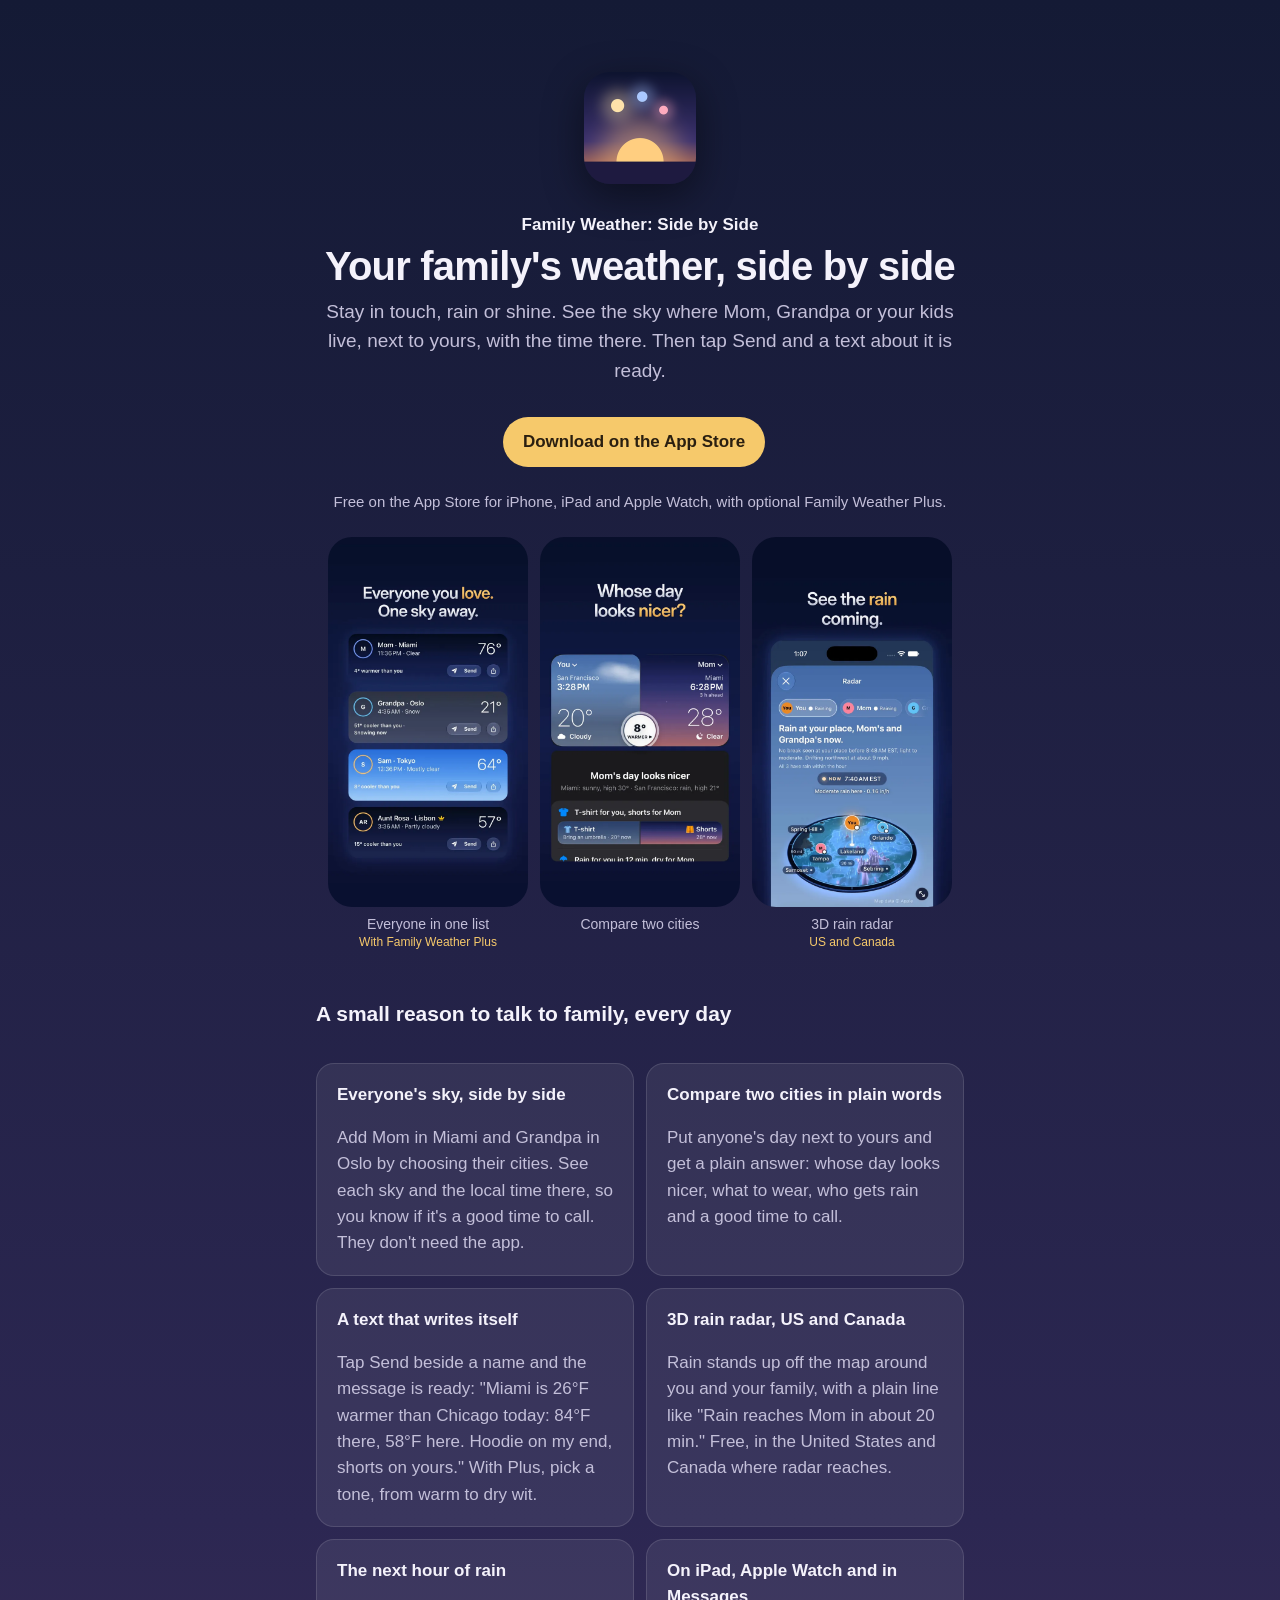
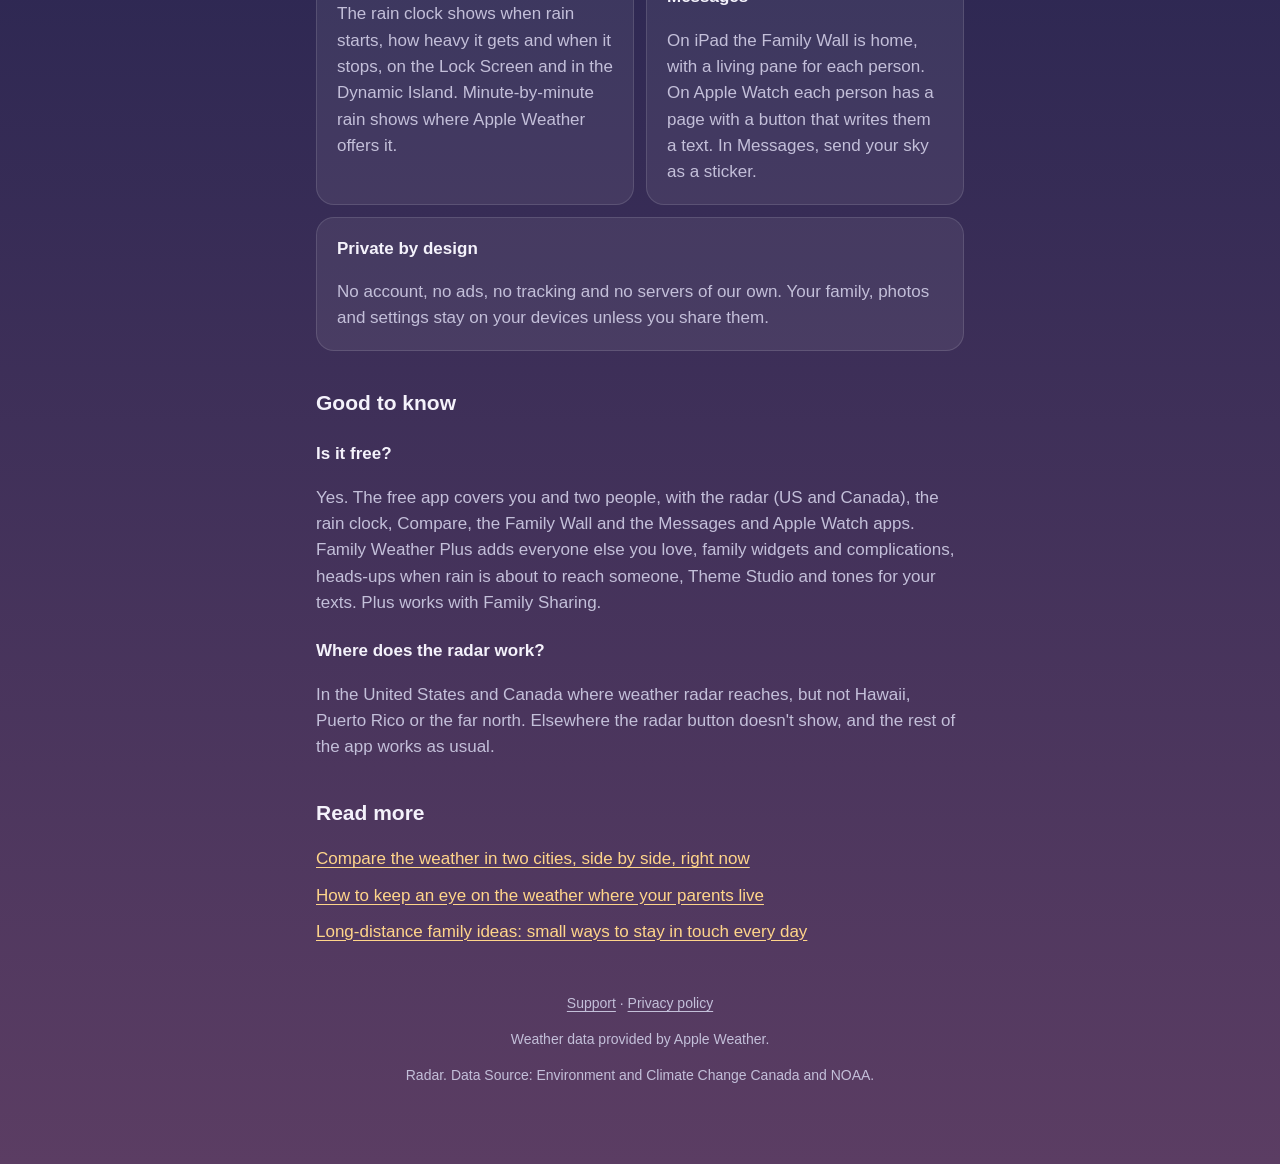
<file: index.html>
<!doctype html>
<html lang="en">
<head>
<meta charset="utf-8">
<meta name="viewport" content="width=device-width, initial-scale=1">
<title>Family Weather: Your Family's Weather, Side by Side</title>
<meta name="description" content="See the weather where your family lives, next to yours, with the time there. Compare two cities and text them in one tap. For iPhone, iPad and Apple Watch.">
<link rel="canonical" href="https://gridwhistle.github.io/family-weather-site/">
<meta name="apple-itunes-app" content="app-id=6826905686">
<meta name="theme-color" content="#141a35">
<link rel="icon" href="icon-180.png">
<link rel="apple-touch-icon" href="icon-180.png">
<link rel="stylesheet" href="style.css">
<!-- Add only once Search Console gives the real token: -->
<!-- <meta name="google-site-verification" content="TOKEN"> -->
<meta property="og:type" content="website">
<meta property="og:site_name" content="Family Weather">
<meta property="og:title" content="Family Weather: Your Family's Weather, Side by Side">
<meta property="og:description" content="Mom's sky next to yours, the time where she is, and a text that writes itself. For iPhone, iPad and Apple Watch.">
<meta property="og:url" content="https://gridwhistle.github.io/family-weather-site/">
<meta property="og:image" content="https://gridwhistle.github.io/family-weather-site/og-image.png">
<meta property="og:image:width" content="1200">
<meta property="og:image:height" content="630">
<meta property="og:image:alt" content="Family Weather Compare: your sky in San Francisco next to Mom's in Miami, with the time where she is and the answer: Mom's day looks nicer">
<meta name="twitter:card" content="summary_large_image">
<script type="application/ld+json">
{
  "@context": "https://schema.org",
  "@type": "MobileApplication",
  "name": "Family Weather: Side by Side",
  "alternateName": "Family Weather",
  "description": "See the weather where your family lives next to yours, with the time there, compare two cities and send a ready-made text in one tap.",
  "url": "https://gridwhistle.github.io/family-weather-site/",
  "downloadUrl": "https://apps.apple.com/app/id6826905686",
  "sameAs": ["https://apps.apple.com/app/id6826905686"],
  "image": "https://gridwhistle.github.io/family-weather-site/icon-512.png",
  "operatingSystem": "iOS, iPadOS, watchOS",
  "applicationCategory": "LifestyleApplication",
  "applicationSubCategory": "Weather",
  "inLanguage": "en",
  "offers": { "@type": "Offer", "price": "0", "priceCurrency": "USD" },
  "publisher": { "@type": "Organization", "name": "Gridwhistle" }
}
</script>
</head>
<body>
<main>
  <section class="hero">
    <img src="icon-224.png" width="112" height="112" alt="Family Weather app icon">
    <p class="eyebrow">Family Weather: Side by Side</p>
    <h1>Your family's weather, side by side</h1>
    <p class="lede">Stay in touch, rain or shine. See the sky where Mom, Grandpa or your kids live, next to yours, with the time there. Then tap Send and a text about it is ready.</p>
    <a class="button" href="https://apps.apple.com/app/apple-store/id6826905686?pt=128634784&amp;ct=site-home&amp;mt=8" data-ct="site-home">Download on the App Store</a>
    <p class="small">Free on the App Store for iPhone, iPad and Apple&nbsp;Watch, with optional Family Weather Plus.</p>
  </section>

  <section class="shots" aria-label="Screenshots">
    <figure>
      <img src="images/family-list.webp" width="220" height="407" alt="Family Weather's family list: Mom in Miami, Grandpa in Oslo, Sam in Tokyo and Aunt Rosa in Lisbon, each with their sky, local time, temperature and a Send button">
      <figcaption>Everyone in one list <span class="plus">With Family Weather Plus</span></figcaption>
    </figure>
    <figure>
      <img src="images/compare.webp" width="220" height="407" loading="lazy" alt="Compare: your day in San Francisco next to Mom's in Miami, three hours ahead, with the answer Mom's day looks nicer and what each of you should wear">
      <figcaption>Compare two cities</figcaption>
    </figure>
    <figure>
      <img src="images/radar.webp" width="220" height="407" loading="lazy" alt="3D rain radar standing up off the map around Lakeland, Tampa and Orlando, with You, Mom and Grandpa marked and the line: Rain at your place, Mom's and Grandpa's now">
      <figcaption>3D rain radar <span class="plus">US and Canada</span></figcaption>
    </figure>
  </section>

  <h2>A small reason to talk to family, every day</h2>
  <div class="features">
    <div class="card"><h3>Everyone's sky, side by side</h3>
      <p>Add Mom in Miami and Grandpa in Oslo by choosing their cities. See each sky and the local time there, so you know if it's a good time to call. They don't need the app.</p></div>
    <div class="card"><h3>Compare two cities in plain words</h3>
      <p>Put anyone's day next to yours and get a plain answer: whose day looks nicer, what to wear, who gets rain and a good time to call.</p></div>
    <div class="card"><h3>A text that writes itself</h3>
      <p>Tap Send beside a name and the message is ready: "Miami is 26°F warmer than Chicago today: 84°F there, 58°F here. Hoodie on my end, shorts on yours." With Plus, pick a tone, from warm to dry wit.</p></div>
    <div class="card"><h3>3D rain radar, US and Canada</h3>
      <p>Rain stands up off the map around you and your family, with a plain line like "Rain reaches Mom in about 20 min." Free, in the United States and Canada where radar reaches.</p></div>
    <div class="card"><h3>The next hour of rain</h3>
      <p>The rain clock shows when rain starts, how heavy it gets and when it stops, on the Lock Screen and in the Dynamic Island. Minute-by-minute rain shows where Apple Weather offers it.</p></div>
    <div class="card"><h3>On iPad, Apple&nbsp;Watch and in Messages</h3>
      <p>On iPad the Family Wall is home, with a living pane for each person. On Apple&nbsp;Watch each person has a page with a button that writes them a text. In Messages, send your sky as a sticker.</p></div>
    <div class="card"><h3>Private by design</h3>
      <p>No account, no ads, no tracking and no servers of our own. Your family, photos and settings stay on your devices unless you share them.</p></div>
  </div>

  <h2>Good to know</h2>
  <h3>Is it free?</h3>
  <p>Yes. The free app covers you and two people, with the radar (US and Canada), the rain clock, Compare, the Family Wall and the Messages and Apple&nbsp;Watch apps. Family Weather Plus adds everyone else you love, family widgets and complications, heads-ups when rain is about to reach someone, Theme Studio and tones for your texts. Plus works with Family Sharing.</p>
  <h3>Where does the radar work?</h3>
  <p>In the United States and Canada where weather radar reaches, but not Hawaii, Puerto Rico or the far north. Elsewhere the radar button doesn't show, and the rest of the app works as usual.</p>

  <h2>Read more</h2>
  <ul class="readmore">
    <li><a href="compare-weather-two-cities/">Compare the weather in two cities, side by side, right now</a></li>
    <li><a href="weather-where-your-parents-live/">How to keep an eye on the weather where your parents live</a></li>
    <li><a href="long-distance-family-ideas/">Long-distance family ideas: small ways to stay in touch every day</a></li>
  </ul>

  <footer class="center">
    <p><a href="support/">Support</a> · <a href="privacy/">Privacy policy</a></p>
    <p>Weather data provided by Apple Weather.</p>
    <p>Radar. Data Source: Environment and Climate Change Canada and NOAA.</p>
  </footer>
</main>
</body>
</html>
</file>
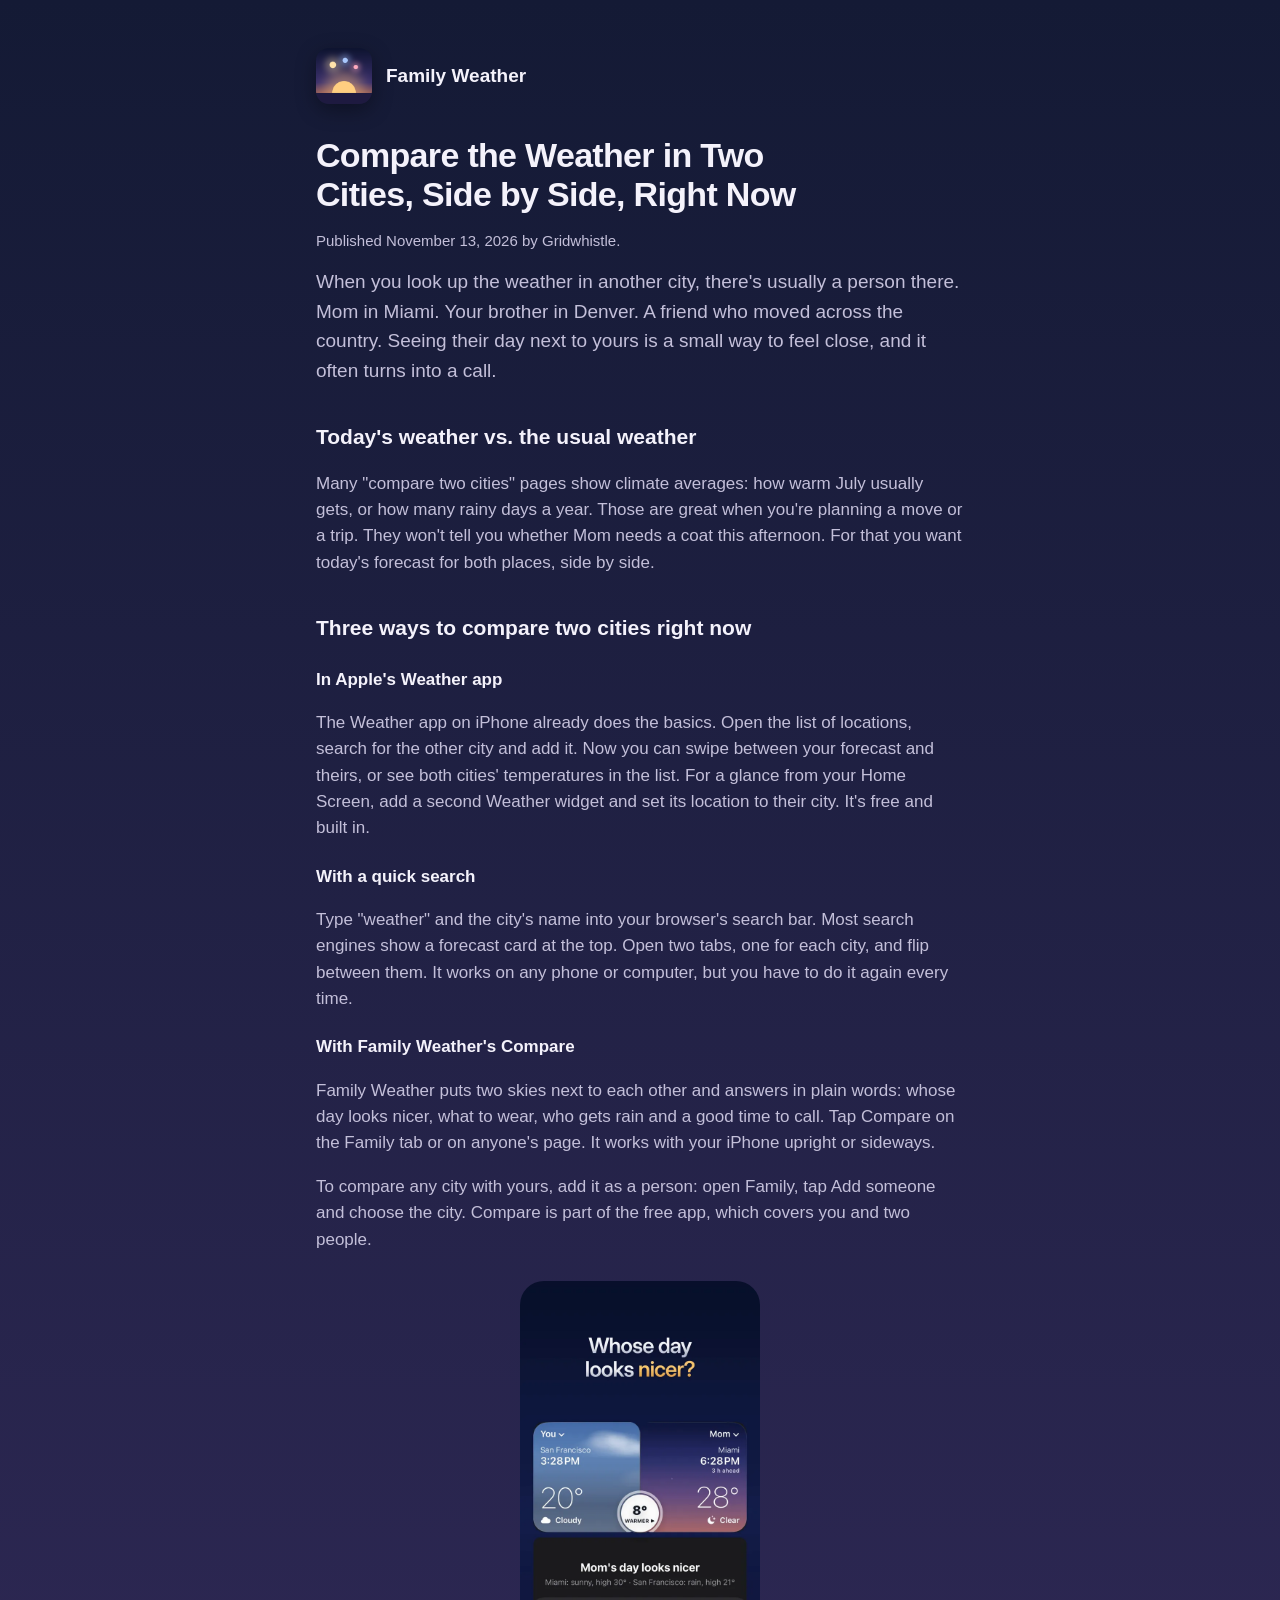
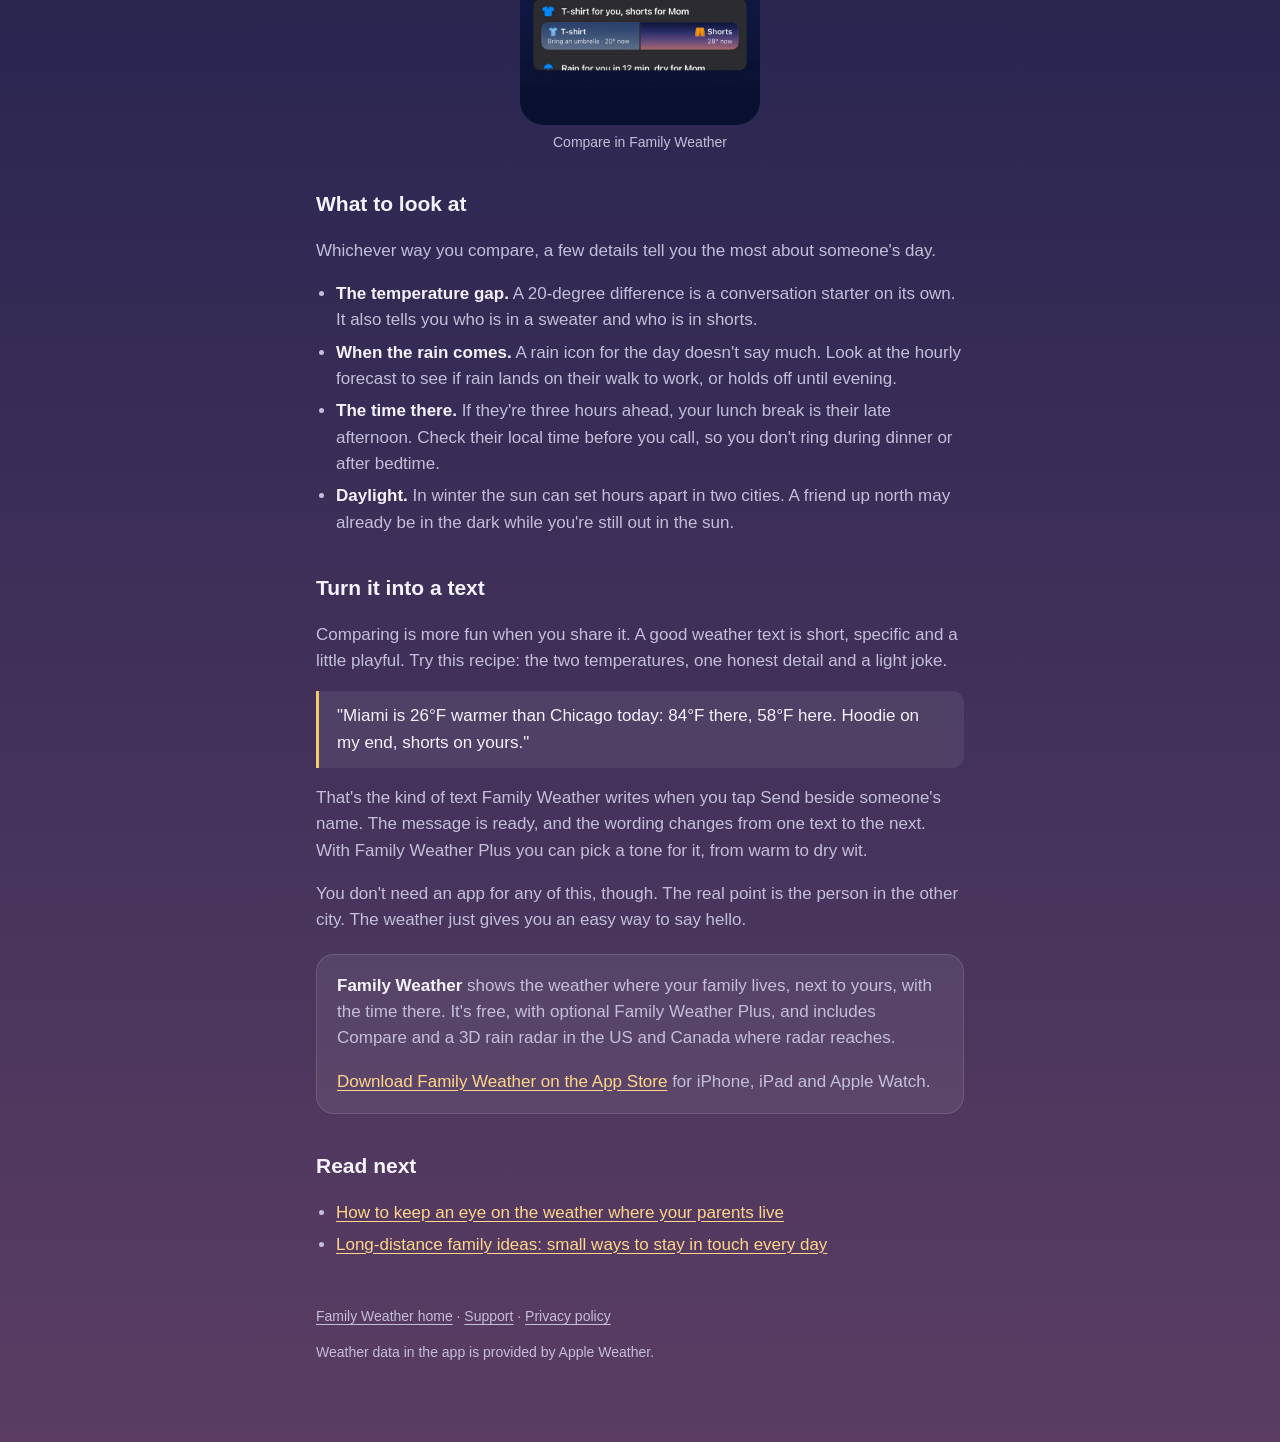
<file: compare-weather-two-cities/index.html>
<!doctype html>
<html lang="en">
<head>
<meta charset="utf-8">
<meta name="viewport" content="width=device-width, initial-scale=1">
<title>Compare the Weather in Two Cities, Side by Side, Right Now</title>
<meta name="description" content="Today's weather in two cities next to each other: whose day looks nicer, what to wear and a good time to call. Free ways to do it on iPhone.">
<link rel="canonical" href="https://gridwhistle.github.io/family-weather-site/compare-weather-two-cities/">
<meta name="apple-itunes-app" content="app-id=6826905686">
<meta name="theme-color" content="#141a35">
<link rel="icon" href="../icon-180.png">
<link rel="apple-touch-icon" href="../icon-180.png">
<link rel="stylesheet" href="../style.css">
<meta property="og:type" content="article">
<meta property="og:site_name" content="Family Weather">
<meta property="og:title" content="Compare the Weather in Two Cities, Side by Side">
<meta property="og:description" content="Whose day looks nicer, what to wear and a good time to call.">
<meta property="og:url" content="https://gridwhistle.github.io/family-weather-site/compare-weather-two-cities/">
<meta property="og:image" content="https://gridwhistle.github.io/family-weather-site/og-image.png">
<meta property="og:image:width" content="1200">
<meta property="og:image:height" content="630">
<meta property="og:image:alt" content="Family Weather Compare: two cities' skies side by side">
<meta property="article:published_time" content="2026-11-13T10:00:00-05:00">
<meta name="twitter:card" content="summary_large_image">
<script type="application/ld+json">
{"@context":"https://schema.org","@type":"Article","headline":"Compare the Weather in Two Cities, Side by Side, Right Now","description":"Today's weather in two cities next to each other: whose day looks nicer, what to wear and a good time to call. Free ways to do it on iPhone.","datePublished":"2026-11-13T10:00:00-05:00","dateModified":"2026-11-13T10:00:00-05:00","author":{"@type":"Organization","name":"Gridwhistle","url":"https://gridwhistle.github.io/family-weather-site/"},"publisher":{"@type":"Organization","name":"Gridwhistle"},"image":"https://gridwhistle.github.io/family-weather-site/og-image.png","mainEntityOfPage":"https://gridwhistle.github.io/family-weather-site/compare-weather-two-cities/"}
</script>
</head>
<body>
<main>
  <header class="brand">
    <img src="../icon-180.png" alt="">
    <a href="../">Family Weather</a>
  </header>

  <article>
    <h1>Compare the Weather in Two Cities, Side by Side, Right Now</h1>
    <p class="updated">Published November 13, 2026 by Gridwhistle.</p>

    <p class="lede">When you look up the weather in another city, there's usually a person there. Mom in Miami. Your brother in Denver. A friend who moved across the country. Seeing their day next to yours is a small way to feel close, and it often turns into a call.</p>

    <h2>Today's weather vs. the usual weather</h2>
    <p>Many "compare two cities" pages show climate averages: how warm July usually gets, or how many rainy days a year. Those are great when you're planning a move or a trip. They won't tell you whether Mom needs a coat this afternoon. For that you want today's forecast for both places, side by side.</p>

    <h2>Three ways to compare two cities right now</h2>

    <h3>In Apple's Weather app</h3>
    <p>The Weather app on iPhone already does the basics. Open the list of locations, search for the other city and add it. Now you can swipe between your forecast and theirs, or see both cities' temperatures in the list. For a glance from your Home Screen, add a second Weather widget and set its location to their city. It's free and built in.</p>

    <h3>With a quick search</h3>
    <p>Type "weather" and the city's name into your browser's search bar. Most search engines show a forecast card at the top. Open two tabs, one for each city, and flip between them. It works on any phone or computer, but you have to do it again every time.</p>

    <h3>With Family Weather's Compare</h3>
    <p>Family Weather puts two skies next to each other and answers in plain words: whose day looks nicer, what to wear, who gets rain and a good time to call. Tap Compare on the Family tab or on anyone's page. It works with your iPhone upright or sideways.</p>
    <p>To compare any city with yours, add it as a person: open Family, tap Add someone and choose the city. Compare is part of the free app, which covers you and two people.</p>

    <figure class="article-shot">
      <img src="../images/compare.webp" width="240" height="444" loading="lazy" alt="Compare: your day in San Francisco next to Mom's in Miami, three hours ahead, with the answer Mom's day looks nicer and what each of you should wear">
      <figcaption>Compare in Family Weather</figcaption>
    </figure>

    <h2>What to look at</h2>
    <p>Whichever way you compare, a few details tell you the most about someone's day.</p>
    <ul>
      <li><strong>The temperature gap.</strong> A 20-degree difference is a conversation starter on its own. It also tells you who is in a sweater and who is in shorts.</li>
      <li><strong>When the rain comes.</strong> A rain icon for the day doesn't say much. Look at the hourly forecast to see if rain lands on their walk to work, or holds off until evening.</li>
      <li><strong>The time there.</strong> If they're three hours ahead, your lunch break is their late afternoon. Check their local time before you call, so you don't ring during dinner or after bedtime.</li>
      <li><strong>Daylight.</strong> In winter the sun can set hours apart in two cities. A friend up north may already be in the dark while you're still out in the sun.</li>
    </ul>

    <h2>Turn it into a text</h2>
    <p>Comparing is more fun when you share it. A good weather text is short, specific and a little playful. Try this recipe: the two temperatures, one honest detail and a light joke.</p>
    <blockquote>"Miami is 26°F warmer than Chicago today: 84°F there, 58°F here. Hoodie on my end, shorts on yours."</blockquote>
    <p>That's the kind of text Family Weather writes when you tap Send beside someone's name. The message is ready, and the wording changes from one text to the next. With Family Weather Plus you can pick a tone for it, from warm to dry wit.</p>
    <p>You don't need an app for any of this, though. The real point is the person in the other city. The weather just gives you an easy way to say hello.</p>

    <div class="card">
      <p><strong>Family Weather</strong> shows the weather where your family lives, next to yours, with the time there. It's free, with optional Family Weather Plus, and includes Compare and a 3D rain radar in the US and Canada where radar reaches.</p>
      <p><a href="https://apps.apple.com/app/apple-store/id6826905686?pt=128634784&amp;ct=site-compare&amp;mt=8" data-ct="site-compare">Download Family Weather on the App Store</a> for iPhone, iPad and Apple&nbsp;Watch.</p>
    </div>

    <h2>Read next</h2>
    <ul>
      <li><a href="../weather-where-your-parents-live/">How to keep an eye on the weather where your parents live</a></li>
      <li><a href="../long-distance-family-ideas/">Long-distance family ideas: small ways to stay in touch every day</a></li>
    </ul>
  </article>

  <footer>
    <p><a href="../">Family Weather home</a> · <a href="../support/">Support</a> · <a href="../privacy/">Privacy policy</a></p>
    <p>Weather data in the app is provided by Apple Weather.</p>
  </footer>
</main>
</body>
</html>
</file>
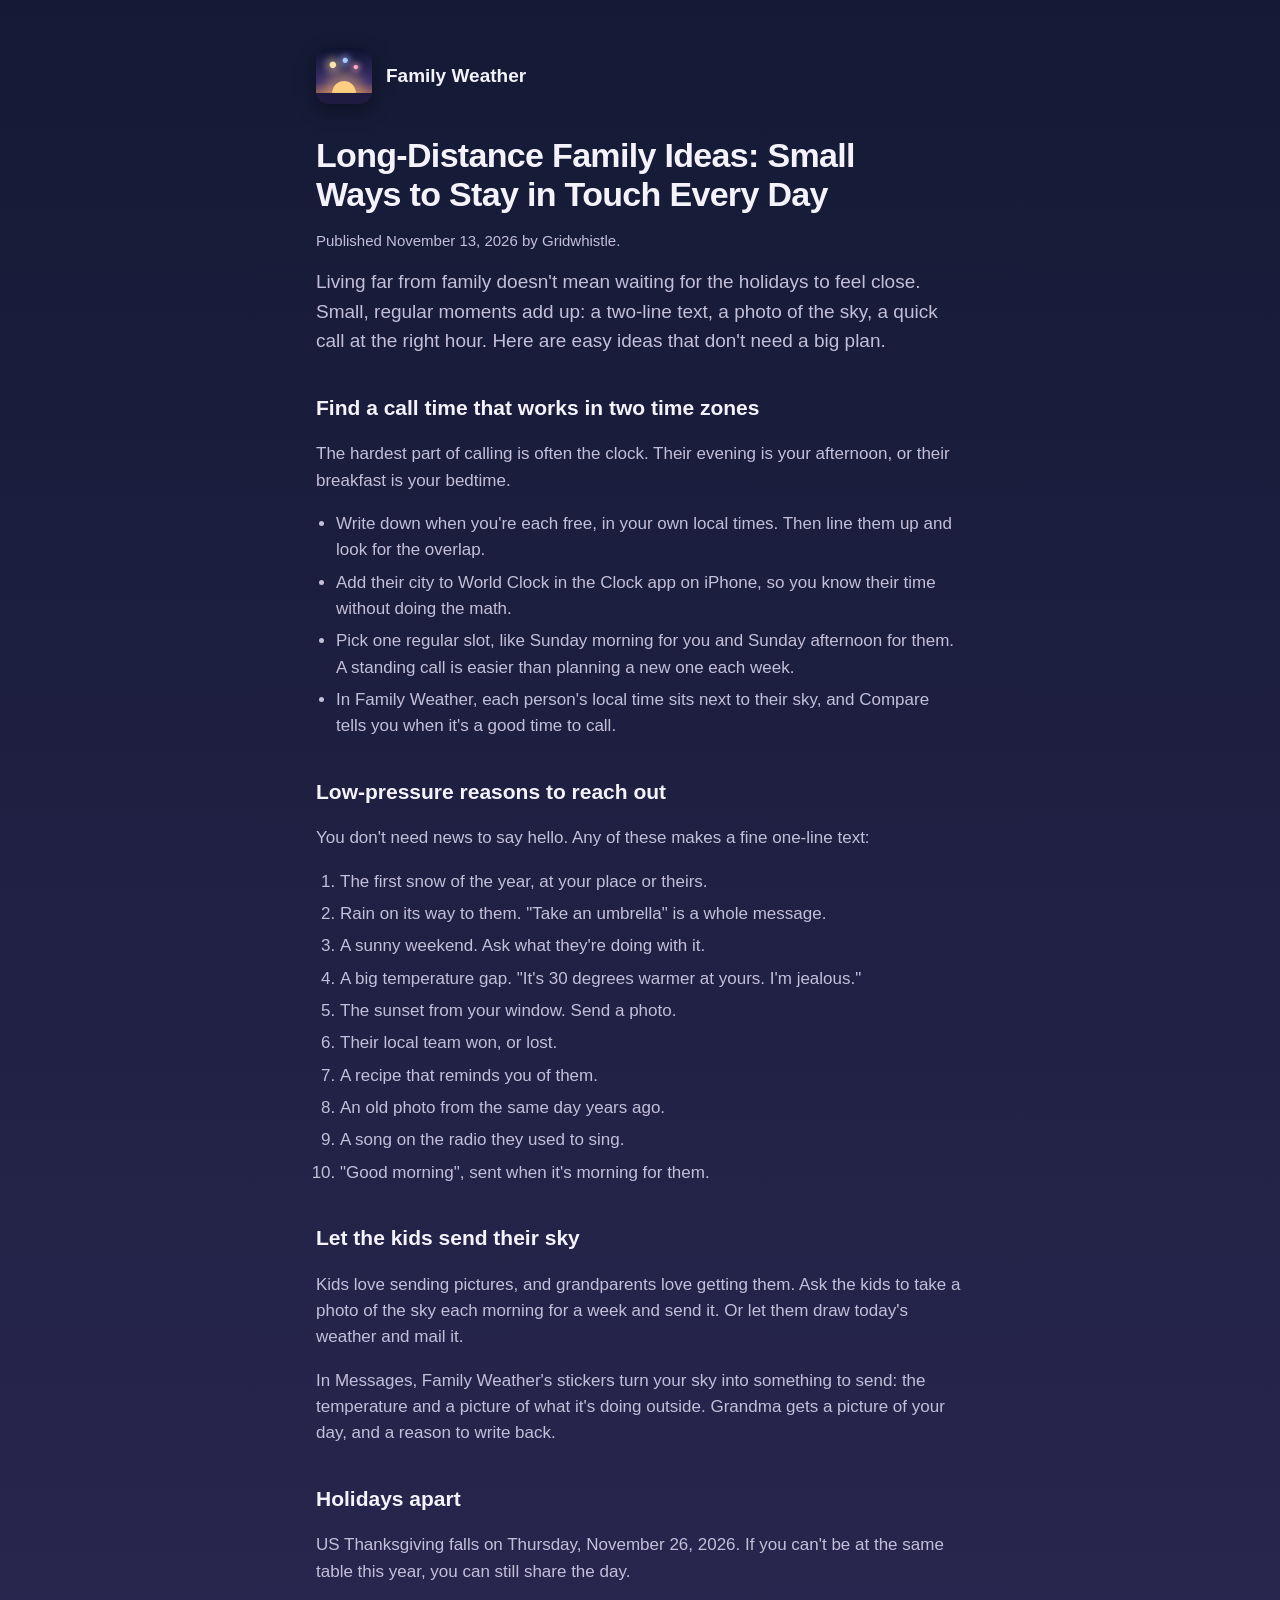
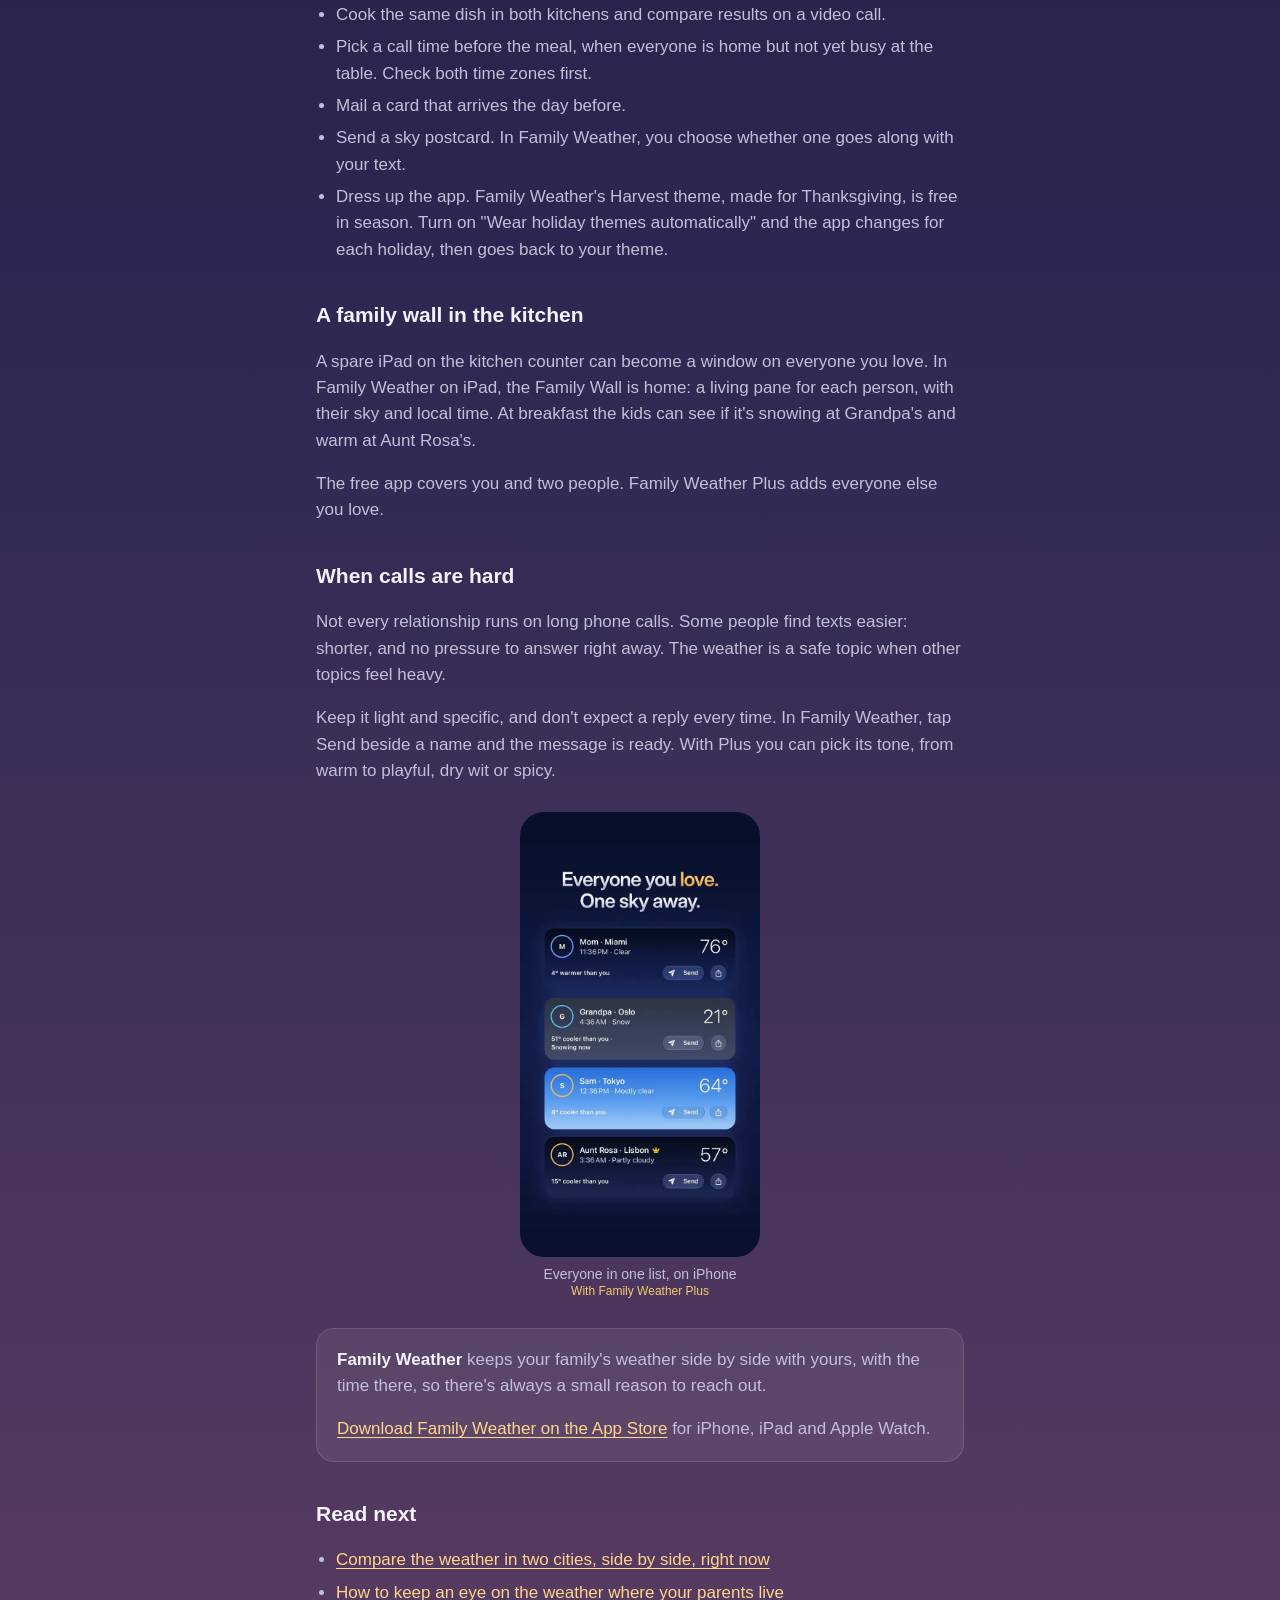
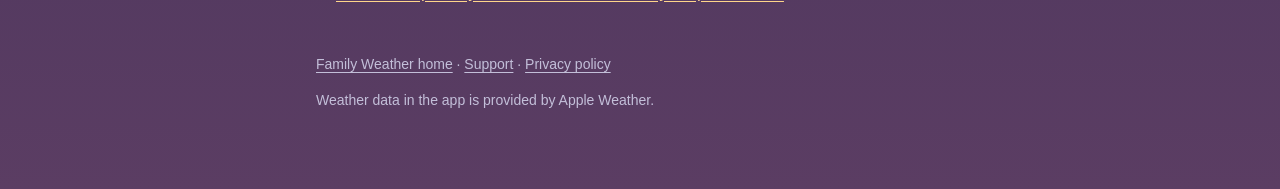
<file: long-distance-family-ideas/index.html>
<!doctype html>
<html lang="en">
<head>
<meta charset="utf-8">
<meta name="viewport" content="width=device-width, initial-scale=1">
<title>Long-Distance Family Ideas: Small Ways to Stay in Touch Every Day</title>
<meta name="description" content="Easy, low-pressure ways to stay close to family who live far away: good times to call across time zones, weather texts, shared skies and holiday ideas.">
<link rel="canonical" href="https://gridwhistle.github.io/family-weather-site/long-distance-family-ideas/">
<meta name="apple-itunes-app" content="app-id=6826905686">
<meta name="theme-color" content="#141a35">
<link rel="icon" href="../icon-180.png">
<link rel="apple-touch-icon" href="../icon-180.png">
<link rel="stylesheet" href="../style.css">
<meta property="og:type" content="article">
<meta property="og:site_name" content="Family Weather">
<meta property="og:title" content="Long-Distance Family Ideas: Small Ways to Stay in Touch Every Day">
<meta property="og:description" content="Good times to call across time zones, weather texts, shared skies and ideas for Thanksgiving apart.">
<meta property="og:url" content="https://gridwhistle.github.io/family-weather-site/long-distance-family-ideas/">
<meta property="og:image" content="https://gridwhistle.github.io/family-weather-site/og-image.png">
<meta property="og:image:width" content="1200">
<meta property="og:image:height" content="630">
<meta property="og:image:alt" content="Family Weather Compare: your sky in San Francisco next to Mom's in Miami, with the time where she is">
<meta property="article:published_time" content="2026-11-13T10:00:00-05:00">
<meta name="twitter:card" content="summary_large_image">
<script type="application/ld+json">
{"@context":"https://schema.org","@type":"Article","headline":"Long-Distance Family Ideas: Small Ways to Stay in Touch Every Day","description":"Easy, low-pressure ways to stay close to family who live far away: good times to call across time zones, weather texts, shared skies and holiday ideas.","datePublished":"2026-11-13T10:00:00-05:00","dateModified":"2026-11-13T10:00:00-05:00","author":{"@type":"Organization","name":"Gridwhistle","url":"https://gridwhistle.github.io/family-weather-site/"},"publisher":{"@type":"Organization","name":"Gridwhistle"},"image":"https://gridwhistle.github.io/family-weather-site/og-image.png","mainEntityOfPage":"https://gridwhistle.github.io/family-weather-site/long-distance-family-ideas/"}
</script>
</head>
<body>
<main>
  <header class="brand">
    <img src="../icon-180.png" alt="">
    <a href="../">Family Weather</a>
  </header>

  <article>
    <h1>Long-Distance Family Ideas: Small Ways to Stay in Touch Every Day</h1>
    <p class="updated">Published November 13, 2026 by Gridwhistle.</p>

    <p class="lede">Living far from family doesn't mean waiting for the holidays to feel close. Small, regular moments add up: a two-line text, a photo of the sky, a quick call at the right hour. Here are easy ideas that don't need a big plan.</p>

    <h2>Find a call time that works in two time zones</h2>
    <p>The hardest part of calling is often the clock. Their evening is your afternoon, or their breakfast is your bedtime.</p>
    <ul>
      <li>Write down when you're each free, in your own local times. Then line them up and look for the overlap.</li>
      <li>Add their city to World Clock in the Clock app on iPhone, so you know their time without doing the math.</li>
      <li>Pick one regular slot, like Sunday morning for you and Sunday afternoon for them. A standing call is easier than planning a new one each week.</li>
      <li>In Family Weather, each person's local time sits next to their sky, and Compare tells you when it's a good time to call.</li>
    </ul>

    <h2>Low-pressure reasons to reach out</h2>
    <p>You don't need news to say hello. Any of these makes a fine one-line text:</p>
    <ol>
      <li>The first snow of the year, at your place or theirs.</li>
      <li>Rain on its way to them. "Take an umbrella" is a whole message.</li>
      <li>A sunny weekend. Ask what they're doing with it.</li>
      <li>A big temperature gap. "It's 30 degrees warmer at yours. I'm jealous."</li>
      <li>The sunset from your window. Send a photo.</li>
      <li>Their local team won, or lost.</li>
      <li>A recipe that reminds you of them.</li>
      <li>An old photo from the same day years ago.</li>
      <li>A song on the radio they used to sing.</li>
      <li>"Good morning", sent when it's morning for them.</li>
    </ol>

    <h2>Let the kids send their sky</h2>
    <p>Kids love sending pictures, and grandparents love getting them. Ask the kids to take a photo of the sky each morning for a week and send it. Or let them draw today's weather and mail it.</p>
    <p>In Messages, Family Weather's stickers turn your sky into something to send: the temperature and a picture of what it's doing outside. Grandma gets a picture of your day, and a reason to write back.</p>

    <h2>Holidays apart</h2>
    <p>US Thanksgiving falls on Thursday, November 26, 2026. If you can't be at the same table this year, you can still share the day.</p>
    <ul>
      <li>Cook the same dish in both kitchens and compare results on a video call.</li>
      <li>Pick a call time before the meal, when everyone is home but not yet busy at the table. Check both time zones first.</li>
      <li>Mail a card that arrives the day before.</li>
      <li>Send a sky postcard. In Family Weather, you choose whether one goes along with your text.</li>
      <!-- Harvest needs 1.1 and is free Nov 3 to 30. If 1.1 is not live by Nov 25, cut this bullet. -->
      <li>Dress up the app. Family Weather's Harvest theme, made for Thanksgiving, is free in season. Turn on "Wear holiday themes automatically" and the app changes for each holiday, then goes back to your theme.</li>
    </ul>

    <h2>A family wall in the kitchen</h2>
    <p>A spare iPad on the kitchen counter can become a window on everyone you love. In Family Weather on iPad, the Family Wall is home: a living pane for each person, with their sky and local time. At breakfast the kids can see if it's snowing at Grandpa's and warm at Aunt Rosa's.</p>

    <p>The free app covers you and two people. Family Weather Plus adds everyone else you love.</p>

    <h2>When calls are hard</h2>
    <p>Not every relationship runs on long phone calls. Some people find texts easier: shorter, and no pressure to answer right away. The weather is a safe topic when other topics feel heavy.</p>
    <p>Keep it light and specific, and don't expect a reply every time. In Family Weather, tap Send beside a name and the message is ready. With Plus you can pick its tone, from warm to playful, dry wit or spicy.</p>

    <figure class="article-shot">
      <img src="../images/family-list.webp" width="240" height="444" loading="lazy" alt="Family Weather's family list: Mom in Miami, Grandpa in Oslo, Sam in Tokyo and Aunt Rosa in Lisbon, each with their sky, local time, temperature and a Send button">
      <figcaption>Everyone in one list, on iPhone <span class="plus">With Family Weather Plus</span></figcaption>
    </figure>

    <div class="card">
      <p><strong>Family Weather</strong> keeps your family's weather side by side with yours, with the time there, so there's always a small reason to reach out.</p>
      <p><a href="https://apps.apple.com/app/apple-store/id6826905686?pt=128634784&amp;ct=site-longdistance&amp;mt=8" data-ct="site-longdistance">Download Family Weather on the App Store</a> for iPhone, iPad and Apple&nbsp;Watch.</p>
    </div>

    <h2>Read next</h2>
    <ul>
      <li><a href="../compare-weather-two-cities/">Compare the weather in two cities, side by side, right now</a></li>
      <li><a href="../weather-where-your-parents-live/">How to keep an eye on the weather where your parents live</a></li>
    </ul>
  </article>

  <footer>
    <p><a href="../">Family Weather home</a> · <a href="../support/">Support</a> · <a href="../privacy/">Privacy policy</a></p>
    <p>Weather data in the app is provided by Apple Weather.</p>
  </footer>
</main>
</body>
</html>
</file>
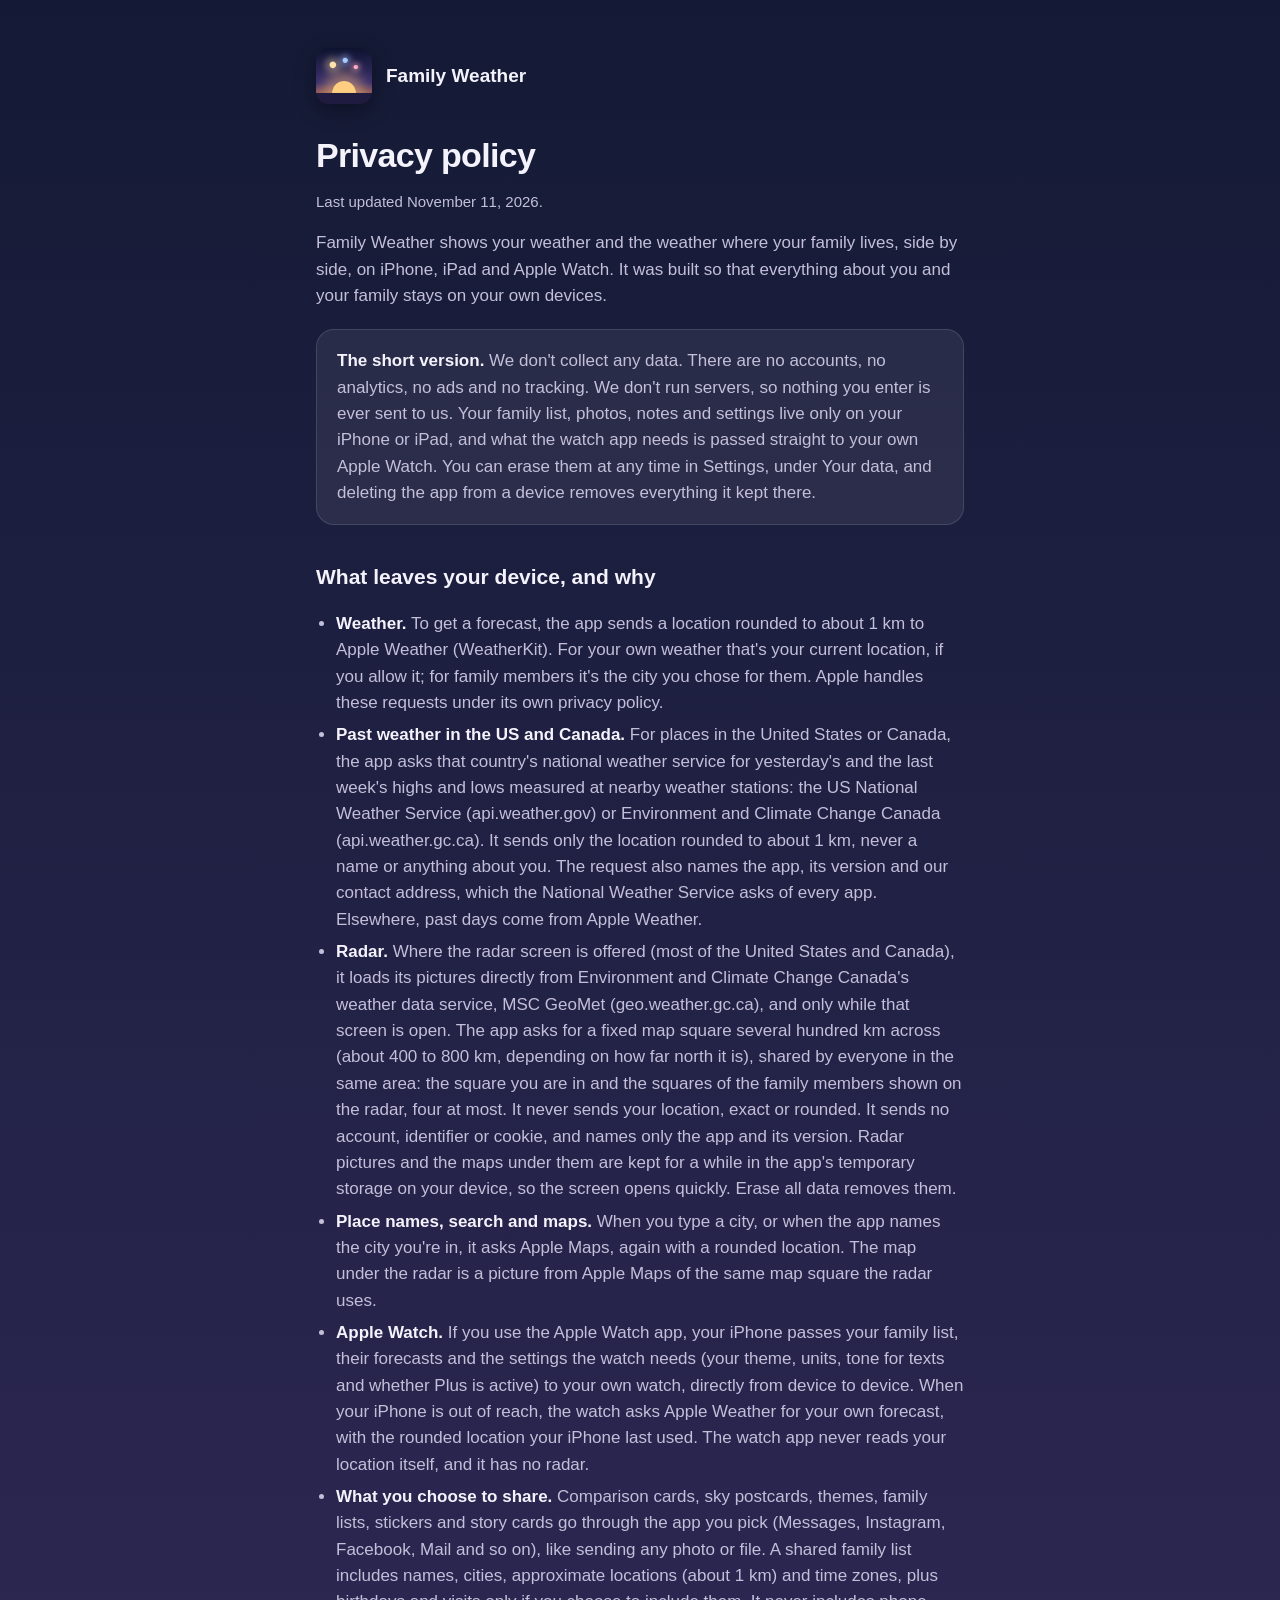
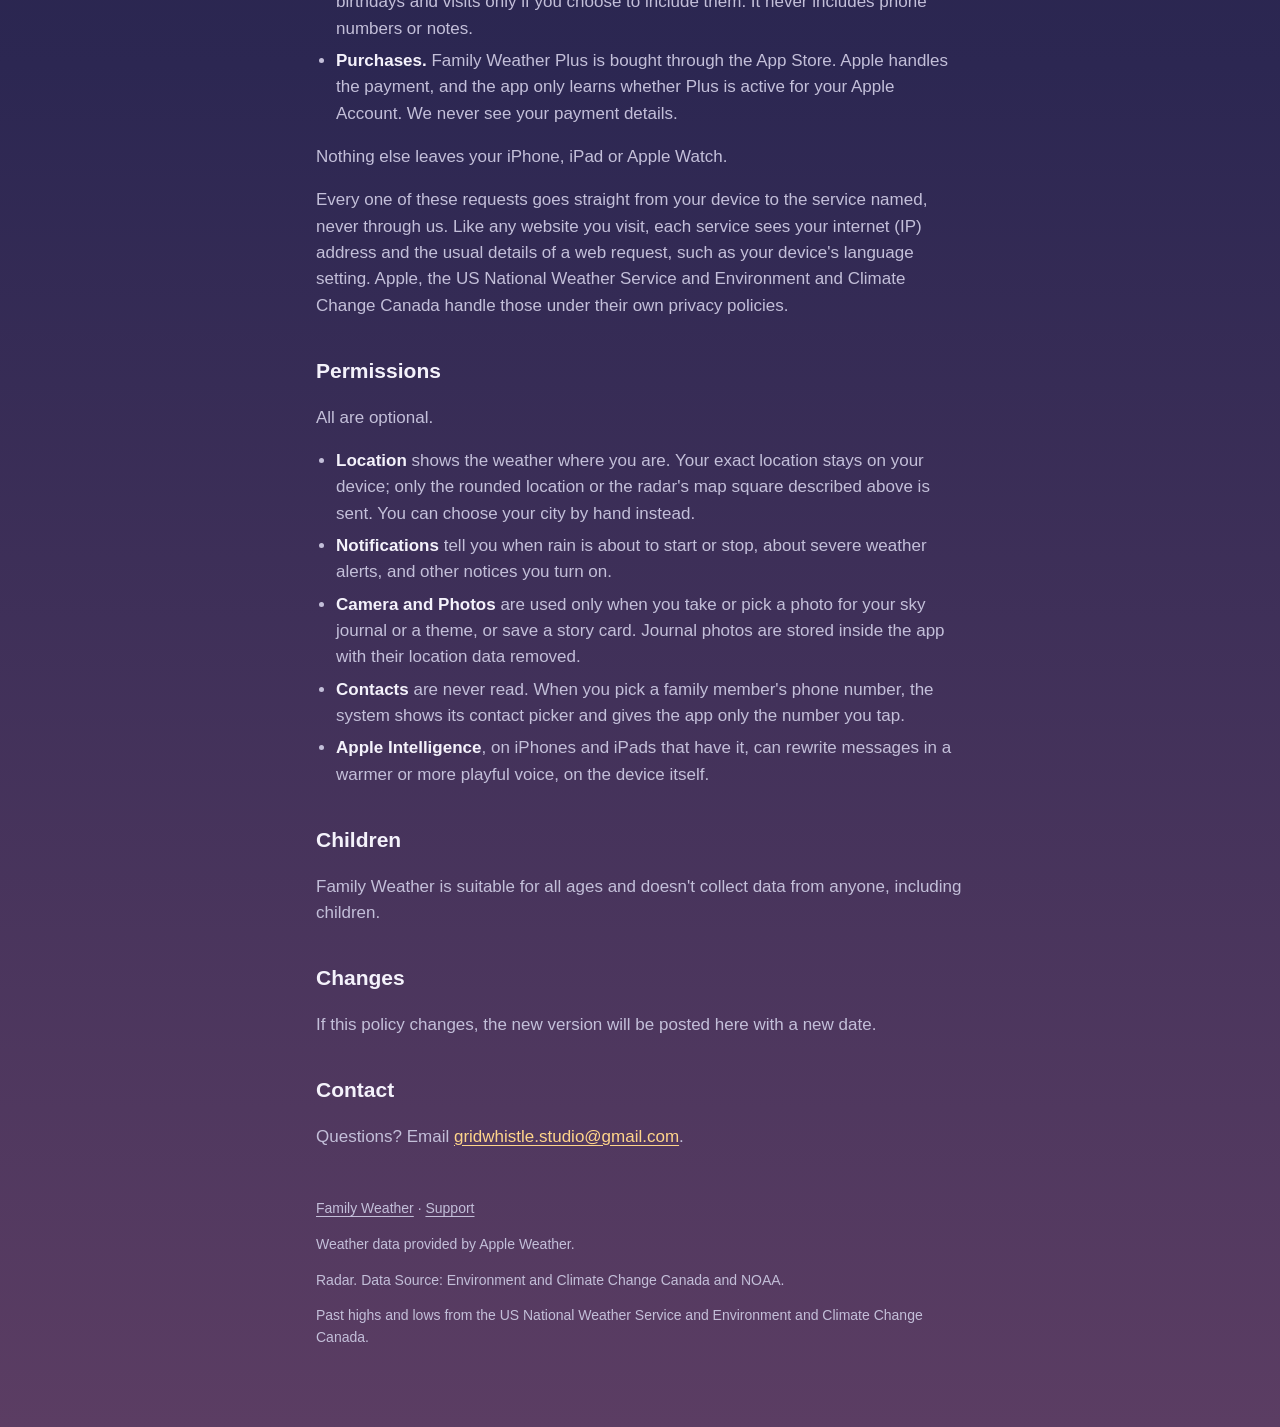
<file: privacy/index.html>
<!doctype html>
<html lang="en">
<head>
<meta charset="utf-8">
<meta name="viewport" content="width=device-width, initial-scale=1">
<title>Privacy Policy · Family Weather</title>
<meta name="description" content="Family Weather collects no data. No accounts, no analytics, no ads and no tracking.">
<meta name="theme-color" content="#141a35">
<link rel="icon" href="../icon-180.png">
<link rel="stylesheet" href="../style.css">
<link rel="canonical" href="https://gridwhistle.github.io/family-weather-site/privacy/">
<meta property="og:type" content="website">
<meta property="og:site_name" content="Family Weather">
<meta property="og:title" content="Family Weather Privacy Policy">
<meta property="og:description" content="Family Weather collects no data. No accounts, no analytics, no ads and no tracking.">
<meta property="og:url" content="https://gridwhistle.github.io/family-weather-site/privacy/">
<meta property="og:image" content="https://gridwhistle.github.io/family-weather-site/og-image.png">
<meta property="og:image:width" content="1200">
<meta property="og:image:height" content="630">
<meta name="twitter:card" content="summary_large_image">
</head>
<body>
<main>
  <header class="brand">
    <img src="../icon-180.png" alt="">
    <a href="../">Family Weather</a>
  </header>

  <h1>Privacy policy</h1>
  <p class="updated">Last updated November 11, 2026.</p>

  <p>Family Weather shows your weather and the weather where your family lives, side by side, on iPhone, iPad and Apple Watch. It was built so that everything about you and your family stays on your own devices.</p>

  <div class="card">
    <p><strong>The short version.</strong> We don't collect any data. There are no accounts, no analytics, no ads and no tracking. We don't run servers, so nothing you enter is ever sent to us. Your family list, photos, notes and settings live only on your iPhone or iPad, and what the watch app needs is passed straight to your own Apple Watch. You can erase them at any time in Settings, under Your data, and deleting the app from a device removes everything it kept there.</p>
  </div>

  <h2>What leaves your device, and why</h2>
  <ul>
    <li><strong>Weather.</strong> To get a forecast, the app sends a location rounded to about 1 km to Apple Weather (WeatherKit). For your own weather that's your current location, if you allow it; for family members it's the city you chose for them. Apple handles these requests under its own privacy policy.</li>
    <li><strong>Past weather in the US and Canada.</strong> For places in the United States or Canada, the app asks that country's national weather service for yesterday's and the last week's highs and lows measured at nearby weather stations: the US National Weather Service (api.weather.gov) or Environment and Climate Change Canada (api.weather.gc.ca). It sends only the location rounded to about 1 km, never a name or anything about you. The request also names the app, its version and our contact address, which the National Weather Service asks of every app. Elsewhere, past days come from Apple Weather.</li>
    <li><strong>Radar.</strong> Where the radar screen is offered (most of the United States and Canada), it loads its pictures directly from Environment and Climate Change Canada's weather data service, MSC GeoMet (geo.weather.gc.ca), and only while that screen is open. The app asks for a fixed map square several hundred km across (about 400 to 800 km, depending on how far north it is), shared by everyone in the same area: the square you are in and the squares of the family members shown on the radar, four at most. It never sends your location, exact or rounded. It sends no account, identifier or cookie, and names only the app and its version. Radar pictures and the maps under them are kept for a while in the app's temporary storage on your device, so the screen opens quickly. Erase all data removes them.</li>
    <li><strong>Place names, search and maps.</strong> When you type a city, or when the app names the city you're in, it asks Apple Maps, again with a rounded location. The map under the radar is a picture from Apple Maps of the same map square the radar uses.</li>
    <li><strong>Apple Watch.</strong> If you use the Apple Watch app, your iPhone passes your family list, their forecasts and the settings the watch needs (your theme, units, tone for texts and whether Plus is active) to your own watch, directly from device to device. When your iPhone is out of reach, the watch asks Apple Weather for your own forecast, with the rounded location your iPhone last used. The watch app never reads your location itself, and it has no radar.</li>
    <li><strong>What you choose to share.</strong> Comparison cards, sky postcards, themes, family lists, stickers and story cards go through the app you pick (Messages, Instagram, Facebook, Mail and so on), like sending any photo or file. A shared family list includes names, cities, approximate locations (about 1 km) and time zones, plus birthdays and visits only if you choose to include them. It never includes phone numbers or notes.</li>
    <li><strong>Purchases.</strong> Family Weather Plus is bought through the App Store. Apple handles the payment, and the app only learns whether Plus is active for your Apple Account. We never see your payment details.</li>
  </ul>
  <p>Nothing else leaves your iPhone, iPad or Apple Watch.</p>
  <p>Every one of these requests goes straight from your device to the service named, never through us. Like any website you visit, each service sees your internet (IP) address and the usual details of a web request, such as your device's language setting. Apple, the US National Weather Service and Environment and Climate Change Canada handle those under their own privacy policies.</p>

  <h2>Permissions</h2>
  <p>All are optional.</p>
  <ul>
    <li><strong>Location</strong> shows the weather where you are. Your exact location stays on your device; only the rounded location or the radar's map square described above is sent. You can choose your city by hand instead.</li>
    <li><strong>Notifications</strong> tell you when rain is about to start or stop, about severe weather alerts, and other notices you turn on.</li>
    <li><strong>Camera and Photos</strong> are used only when you take or pick a photo for your sky journal or a theme, or save a story card. Journal photos are stored inside the app with their location data removed.</li>
    <li><strong>Contacts</strong> are never read. When you pick a family member's phone number, the system shows its contact picker and gives the app only the number you tap.</li>
    <li><strong>Apple Intelligence</strong>, on iPhones and iPads that have it, can rewrite messages in a warmer or more playful voice, on the device itself.</li>
  </ul>

  <h2>Children</h2>
  <p>Family Weather is suitable for all ages and doesn't collect data from anyone, including children.</p>

  <h2>Changes</h2>
  <p>If this policy changes, the new version will be posted here with a new date.</p>

  <h2>Contact</h2>
  <p>Questions? Email <a href="mailto:gridwhistle.studio@gmail.com">gridwhistle.studio@gmail.com</a>.</p>

  <footer>
    <p><a href="../">Family Weather</a> · <a href="../support/">Support</a></p>
    <p>Weather data provided by Apple Weather.</p>
    <p>Radar. Data Source: Environment and Climate Change Canada and NOAA.</p>
    <p>Past highs and lows from the US National Weather Service and Environment and Climate Change Canada.</p>
  </footer>
</main>
</body>
</html>
</file>
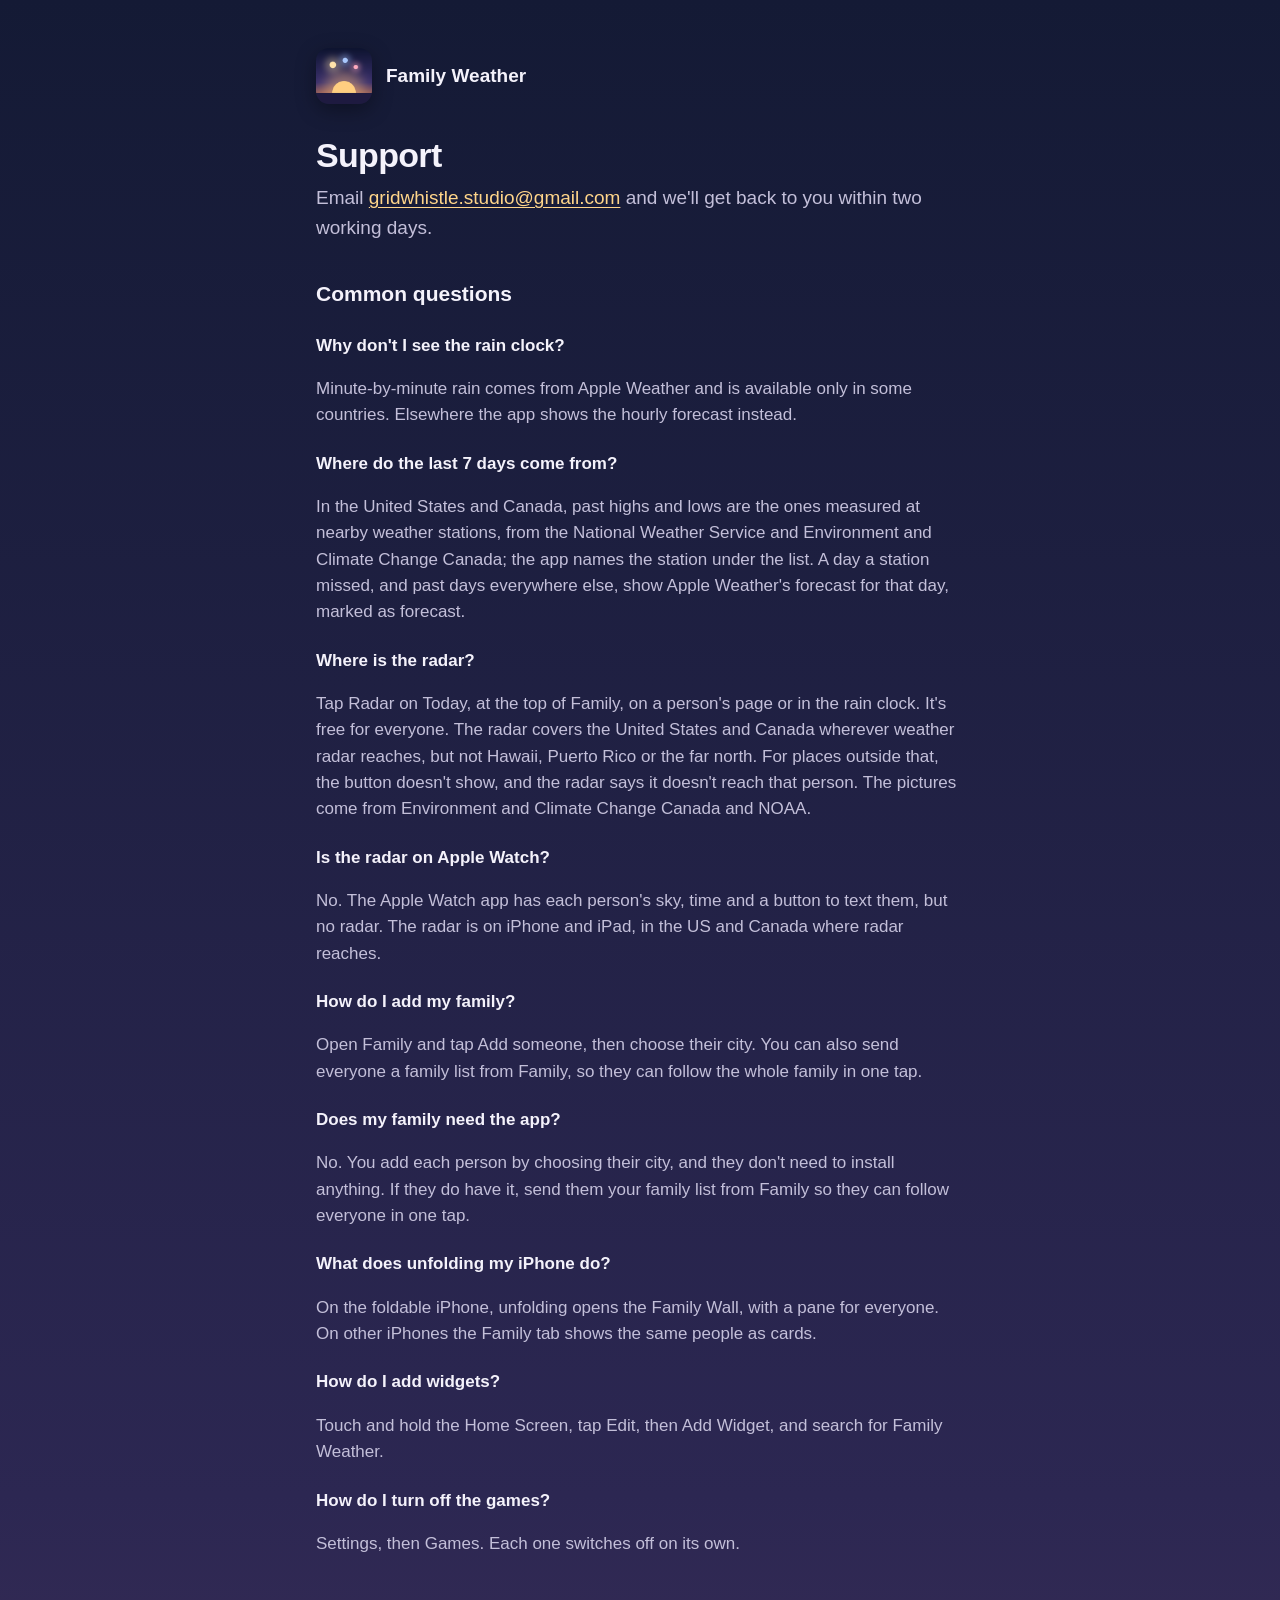
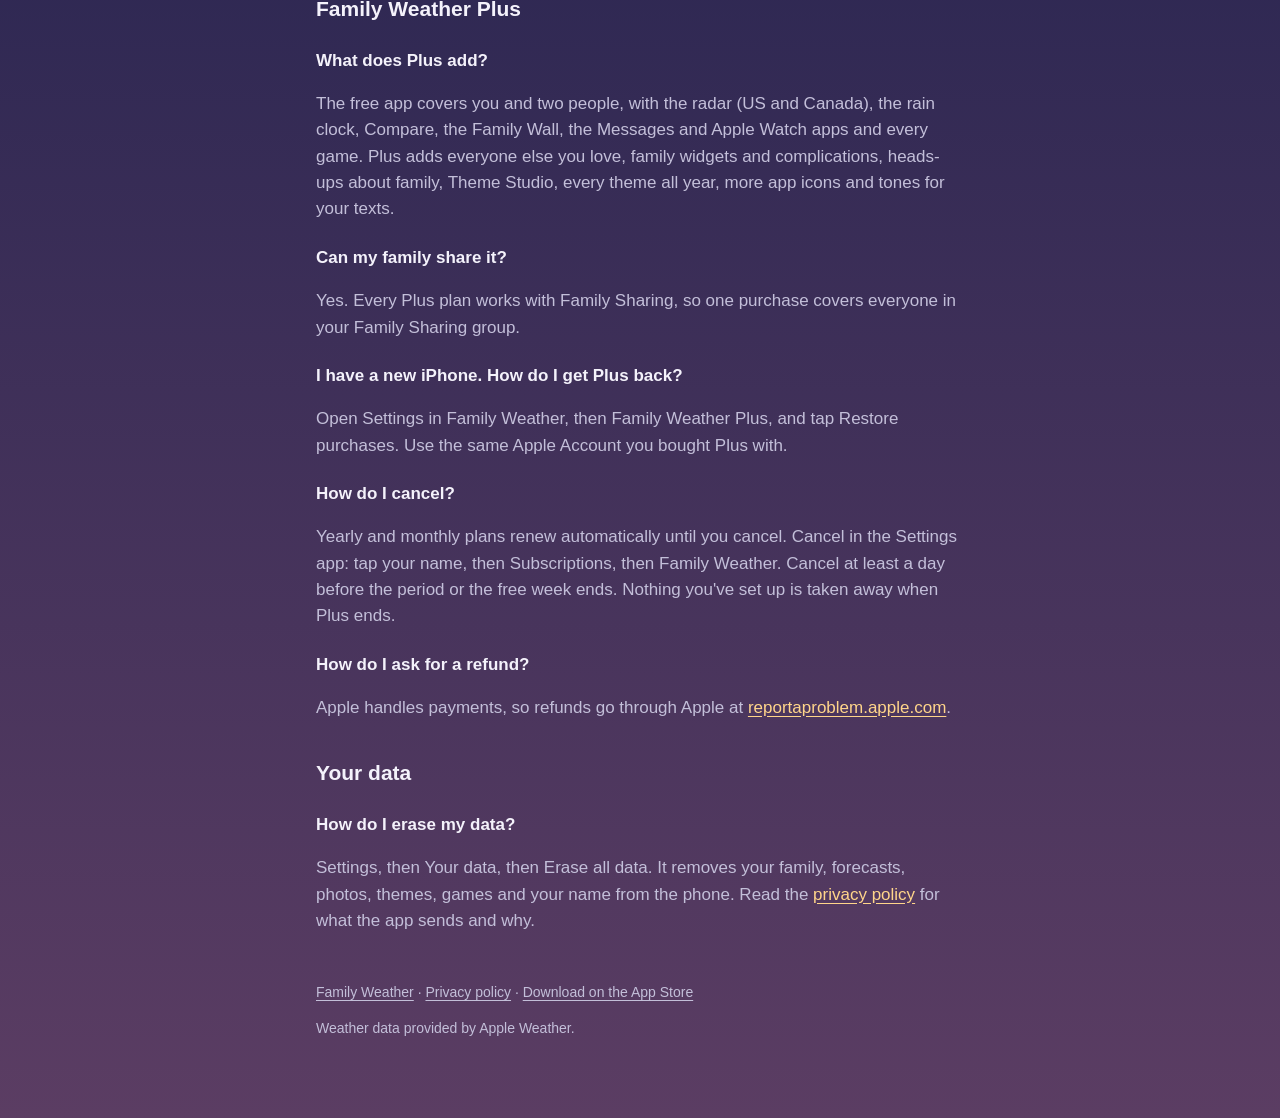
<file: support/index.html>
<!doctype html>
<html lang="en">
<head>
<meta charset="utf-8">
<meta name="viewport" content="width=device-width, initial-scale=1">
<title>Family Weather Support: Family, Radar, Widgets and Plus</title>
<meta name="description" content="Help with Family Weather on iPhone, iPad and Apple Watch: adding family, the 3D radar (US and Canada), the rain clock, widgets, Family Weather Plus, and erasing your data.">
<link rel="canonical" href="https://gridwhistle.github.io/family-weather-site/support/">
<meta name="apple-itunes-app" content="app-id=6826905686">
<meta name="theme-color" content="#141a35">
<link rel="icon" href="../icon-180.png">
<link rel="stylesheet" href="../style.css">
<meta property="og:type" content="website">
<meta property="og:site_name" content="Family Weather">
<meta property="og:title" content="Family Weather Support">
<meta property="og:description" content="Help with Family Weather on iPhone, iPad and Apple Watch.">
<meta property="og:url" content="https://gridwhistle.github.io/family-weather-site/support/">
<meta property="og:image" content="https://gridwhistle.github.io/family-weather-site/og-image.png">
<meta property="og:image:width" content="1200">
<meta property="og:image:height" content="630">
<meta name="twitter:card" content="summary_large_image">
</head>
<body>
<main>
  <header class="brand">
    <img src="../icon-180.png" alt="">
    <a href="../">Family Weather</a>
  </header>

  <h1>Support</h1>
  <p class="lede">Email <a href="mailto:gridwhistle.studio@gmail.com">gridwhistle.studio@gmail.com</a> and we'll get back to you within two working days.</p>

  <h2>Common questions</h2>

  <h3>Why don't I see the rain clock?</h3>
  <p>Minute-by-minute rain comes from Apple Weather and is available only in some countries. Elsewhere the app shows the hourly forecast instead.</p>

  <h3>Where do the last 7 days come from?</h3>
  <p>In the United States and Canada, past highs and lows are the ones measured at nearby weather stations, from the National Weather Service and Environment and Climate Change Canada; the app names the station under the list. A day a station missed, and past days everywhere else, show Apple Weather's forecast for that day, marked as forecast.</p>

  <h3>Where is the radar?</h3>
  <p>Tap Radar on Today, at the top of Family, on a person's page or in the rain clock. It's free for everyone. The radar covers the United States and Canada wherever weather radar reaches, but not Hawaii, Puerto Rico or the far north. For places outside that, the button doesn't show, and the radar says it doesn't reach that person. The pictures come from Environment and Climate Change Canada and NOAA.</p>

  <h3>Is the radar on Apple&nbsp;Watch?</h3>
  <p>No. The Apple&nbsp;Watch app has each person's sky, time and a button to text them, but no radar. The radar is on iPhone and iPad, in the US and Canada where radar reaches.</p>

  <h3>How do I add my family?</h3>
  <p>Open Family and tap Add someone, then choose their city. You can also send everyone a family list from Family, so they can follow the whole family in one tap.</p>

  <h3>Does my family need the app?</h3>
  <p>No. You add each person by choosing their city, and they don't need to install anything. If they do have it, send them your family list from Family so they can follow everyone in one tap.</p>

  <h3>What does unfolding my iPhone do?</h3>
  <p>On the foldable iPhone, unfolding opens the Family Wall, with a pane for everyone. On other iPhones the Family tab shows the same people as cards.</p>

  <h3>How do I add widgets?</h3>
  <p>Touch and hold the Home Screen, tap Edit, then Add Widget, and search for Family Weather.</p>

  <h3>How do I turn off the games?</h3>
  <p>Settings, then Games. Each one switches off on its own.</p>

  <h2>Family Weather Plus</h2>

  <h3>What does Plus add?</h3>
  <p>The free app covers you and two people, with the radar (US and Canada), the rain clock, Compare, the Family Wall, the Messages and Apple&nbsp;Watch apps and every game. Plus adds everyone else you love, family widgets and complications, heads-ups about family, Theme Studio, every theme all year, more app icons and tones for your texts.</p>

  <h3>Can my family share it?</h3>
  <p>Yes. Every Plus plan works with Family Sharing, so one purchase covers everyone in your Family Sharing group.</p>

  <h3>I have a new iPhone. How do I get Plus back?</h3>
  <p>Open Settings in Family Weather, then Family Weather Plus, and tap Restore purchases. Use the same Apple Account you bought Plus with.</p>

  <h3>How do I cancel?</h3>
  <p>Yearly and monthly plans renew automatically until you cancel. Cancel in the Settings app: tap your name, then Subscriptions, then Family Weather. Cancel at least a day before the period or the free week ends. Nothing you've set up is taken away when Plus ends.</p>

  <h3>How do I ask for a refund?</h3>
  <p>Apple handles payments, so refunds go through Apple at <a href="https://reportaproblem.apple.com">reportaproblem.apple.com</a>.</p>

  <h2>Your data</h2>

  <h3>How do I erase my data?</h3>
  <p>Settings, then Your data, then Erase all data. It removes your family, forecasts, photos, themes, games and your name from the phone. Read the <a href="../privacy/">privacy policy</a> for what the app sends and why.</p>

  <footer>
    <p><a href="../">Family Weather</a> · <a href="../privacy/">Privacy policy</a> · <a href="https://apps.apple.com/app/apple-store/id6826905686?pt=128634784&amp;ct=site-support&amp;mt=8" data-ct="site-support">Download on the App Store</a></p>
    <p>Weather data provided by Apple Weather.</p>
  </footer>
</main>
</body>
</html>
</file>
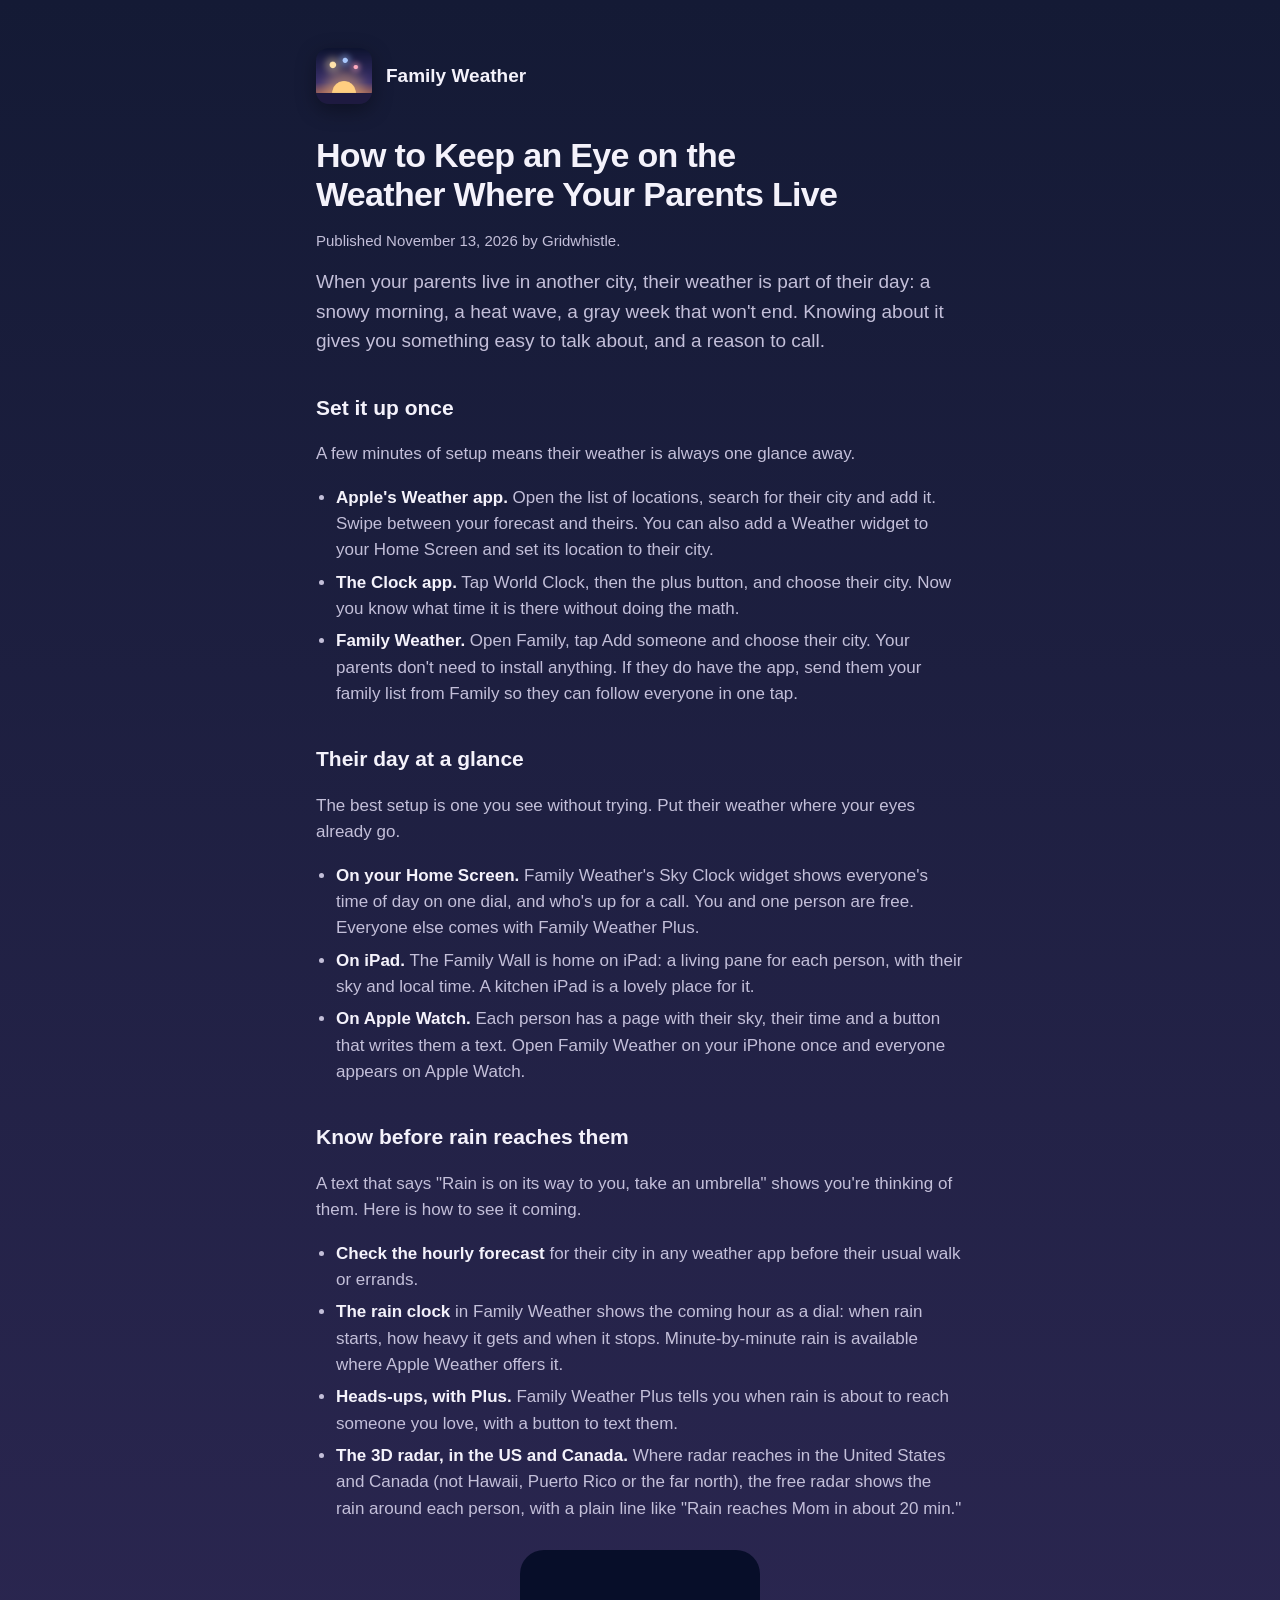
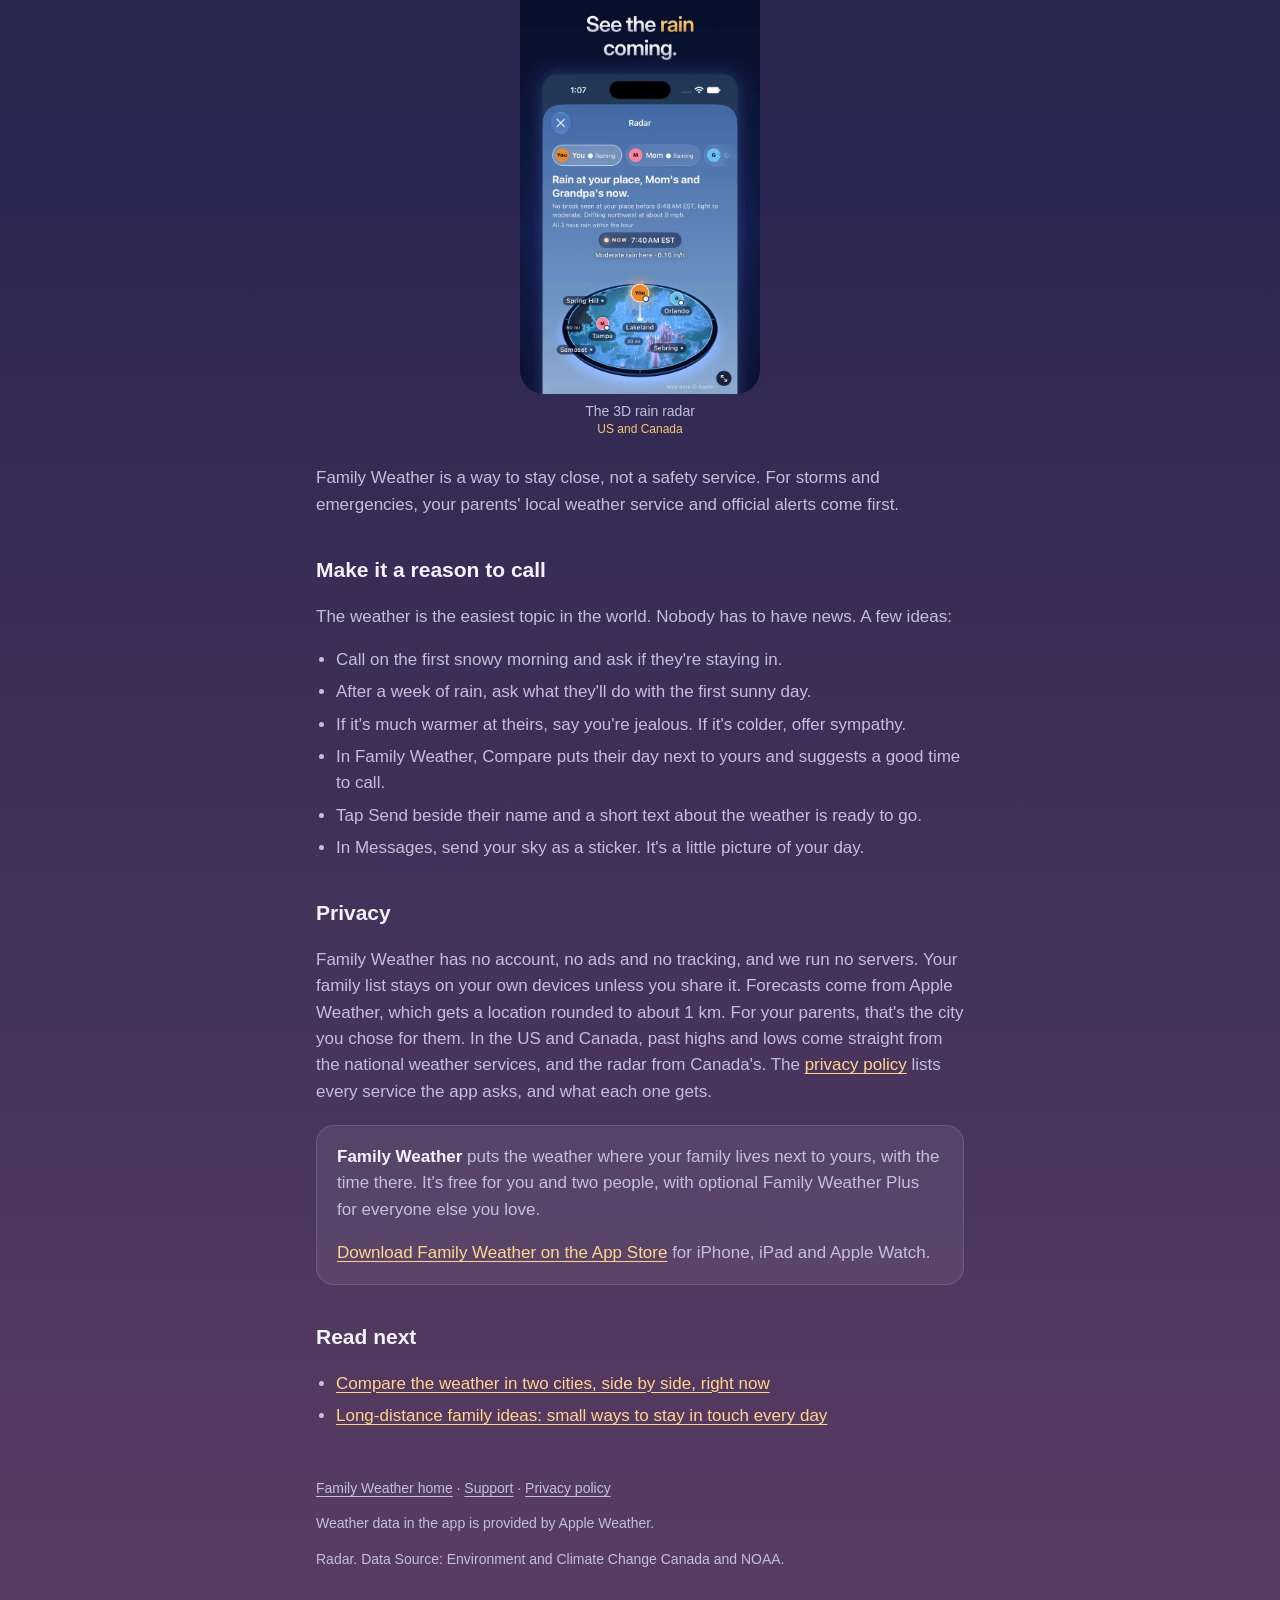
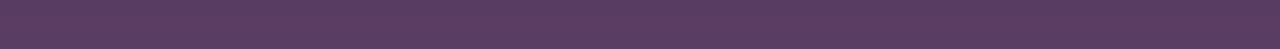
<file: weather-where-your-parents-live/index.html>
<!doctype html>
<html lang="en">
<head>
<meta charset="utf-8">
<meta name="viewport" content="width=device-width, initial-scale=1">
<title>How to Keep an Eye on the Weather Where Your Parents Live</title>
<meta name="description" content="Add Mom's or Dad's city once and see their sky and local time next to yours on iPhone, iPad and Apple Watch, so the weather becomes a reason to call.">
<link rel="canonical" href="https://gridwhistle.github.io/family-weather-site/weather-where-your-parents-live/">
<meta name="apple-itunes-app" content="app-id=6826905686">
<meta name="theme-color" content="#141a35">
<link rel="icon" href="../icon-180.png">
<link rel="apple-touch-icon" href="../icon-180.png">
<link rel="stylesheet" href="../style.css">
<meta property="og:type" content="article">
<meta property="og:site_name" content="Family Weather">
<meta property="og:title" content="How to Keep an Eye on the Weather Where Your Parents Live">
<meta property="og:description" content="Set it up once, see their sky and local time next to yours, and let the weather be a reason to call.">
<meta property="og:url" content="https://gridwhistle.github.io/family-weather-site/weather-where-your-parents-live/">
<meta property="og:image" content="https://gridwhistle.github.io/family-weather-site/og-image.png">
<meta property="og:image:width" content="1200">
<meta property="og:image:height" content="630">
<meta property="og:image:alt" content="Family Weather Compare: your sky in San Francisco next to Mom's in Miami, with the time where she is">
<meta property="article:published_time" content="2026-11-13T10:00:00-05:00">
<meta name="twitter:card" content="summary_large_image">
<script type="application/ld+json">
{"@context":"https://schema.org","@type":"Article","headline":"How to Keep an Eye on the Weather Where Your Parents Live","description":"Add Mom's or Dad's city once and see their sky and local time next to yours on iPhone, iPad and Apple Watch, so the weather becomes a reason to call.","datePublished":"2026-11-13T10:00:00-05:00","dateModified":"2026-11-13T10:00:00-05:00","author":{"@type":"Organization","name":"Gridwhistle","url":"https://gridwhistle.github.io/family-weather-site/"},"publisher":{"@type":"Organization","name":"Gridwhistle"},"image":"https://gridwhistle.github.io/family-weather-site/og-image.png","mainEntityOfPage":"https://gridwhistle.github.io/family-weather-site/weather-where-your-parents-live/"}
</script>
</head>
<body>
<main>
  <header class="brand">
    <img src="../icon-180.png" alt="">
    <a href="../">Family Weather</a>
  </header>

  <article>
    <h1>How to Keep an Eye on the Weather Where Your Parents Live</h1>
    <p class="updated">Published November 13, 2026 by Gridwhistle.</p>

    <p class="lede">When your parents live in another city, their weather is part of their day: a snowy morning, a heat wave, a gray week that won't end. Knowing about it gives you something easy to talk about, and a reason to call.</p>

    <h2>Set it up once</h2>
    <p>A few minutes of setup means their weather is always one glance away.</p>
    <ul>
      <li><strong>Apple's Weather app.</strong> Open the list of locations, search for their city and add it. Swipe between your forecast and theirs. You can also add a Weather widget to your Home Screen and set its location to their city.</li>
      <li><strong>The Clock app.</strong> Tap World Clock, then the plus button, and choose their city. Now you know what time it is there without doing the math.</li>
      <li><strong>Family Weather.</strong> Open Family, tap Add someone and choose their city. Your parents don't need to install anything. If they do have the app, send them your family list from Family so they can follow everyone in one tap.</li>
    </ul>

    <h2>Their day at a glance</h2>
    <p>The best setup is one you see without trying. Put their weather where your eyes already go.</p>
    <ul>
      <li><strong>On your Home Screen.</strong> Family Weather's Sky Clock widget shows everyone's time of day on one dial, and who's up for a call. You and one person are free. Everyone else comes with Family Weather Plus.</li>
      <li><strong>On iPad.</strong> The Family Wall is home on iPad: a living pane for each person, with their sky and local time. A kitchen iPad is a lovely place for it.</li>
      <li><strong>On Apple&nbsp;Watch.</strong> Each person has a page with their sky, their time and a button that writes them a text. Open Family Weather on your iPhone once and everyone appears on Apple&nbsp;Watch.</li>
    </ul>

    <h2>Know before rain reaches them</h2>
    <p>A text that says "Rain is on its way to you, take an umbrella" shows you're thinking of them. Here is how to see it coming.</p>
    <ul>
      <li><strong>Check the hourly forecast</strong> for their city in any weather app before their usual walk or errands.</li>
      <li><strong>The rain clock</strong> in Family Weather shows the coming hour as a dial: when rain starts, how heavy it gets and when it stops. Minute-by-minute rain is available where Apple Weather offers it.</li>
      <li><strong>Heads-ups, with Plus.</strong> Family Weather Plus tells you when rain is about to reach someone you love, with a button to text them.</li>
      <li><strong>The 3D radar, in the US and Canada.</strong> Where radar reaches in the United States and Canada (not Hawaii, Puerto Rico or the far north), the free radar shows the rain around each person, with a plain line like "Rain reaches Mom in about 20 min."</li>
    </ul>

    <figure class="article-shot">
      <img src="../images/radar.webp" width="240" height="444" loading="lazy" alt="3D rain radar standing up off the map around Lakeland, Tampa and Orlando, with You, Mom and Grandpa marked and the line: Rain at your place, Mom's and Grandpa's now">
      <figcaption>The 3D rain radar <span class="plus">US and Canada</span></figcaption>
    </figure>

    <p>Family Weather is a way to stay close, not a safety service. For storms and emergencies, your parents' local weather service and official alerts come first.</p>

    <h2>Make it a reason to call</h2>
    <p>The weather is the easiest topic in the world. Nobody has to have news. A few ideas:</p>
    <ul>
      <li>Call on the first snowy morning and ask if they're staying in.</li>
      <li>After a week of rain, ask what they'll do with the first sunny day.</li>
      <li>If it's much warmer at theirs, say you're jealous. If it's colder, offer sympathy.</li>
      <li>In Family Weather, Compare puts their day next to yours and suggests a good time to call.</li>
      <li>Tap Send beside their name and a short text about the weather is ready to go.</li>
      <li>In Messages, send your sky as a sticker. It's a little picture of your day.</li>
    </ul>

    <h2>Privacy</h2>
    <p>Family Weather has no account, no ads and no tracking, and we run no servers. Your family list stays on your own devices unless you share it. Forecasts come from Apple Weather, which gets a location rounded to about 1 km. For your parents, that's the city you chose for them. In the US and Canada, past highs and lows come straight from the national weather services, and the radar from Canada's. The <a href="../privacy/">privacy policy</a> lists every service the app asks, and what each one gets.</p>

    <div class="card">
      <p><strong>Family Weather</strong> puts the weather where your family lives next to yours, with the time there. It's free for you and two people, with optional Family Weather Plus for everyone else you love.</p>
      <p><a href="https://apps.apple.com/app/apple-store/id6826905686?pt=128634784&amp;ct=site-parents&amp;mt=8" data-ct="site-parents">Download Family Weather on the App Store</a> for iPhone, iPad and Apple&nbsp;Watch.</p>
    </div>

    <h2>Read next</h2>
    <ul>
      <li><a href="../compare-weather-two-cities/">Compare the weather in two cities, side by side, right now</a></li>
      <li><a href="../long-distance-family-ideas/">Long-distance family ideas: small ways to stay in touch every day</a></li>
    </ul>
  </article>

  <footer>
    <p><a href="../">Family Weather home</a> · <a href="../support/">Support</a> · <a href="../privacy/">Privacy policy</a></p>
    <p>Weather data in the app is provided by Apple Weather.</p>
    <p>Radar. Data Source: Environment and Climate Change Canada and NOAA.</p>
  </footer>
</main>
</body>
</html>
</file>
<file: style.css>
:root {
  --sky-top: #141a35;
  --sky-mid: #2c2752;
  --sky-low: #5b3d63;
  --glow: #f2a65a;
  --sun: #f6c96b;
  --text: #f4f2fb;
  --muted: #c3bfd9;
  --card: rgba(255, 255, 255, 0.07);
  --card-line: rgba(255, 255, 255, 0.12);
  --link: #ffd58a;
}
* { box-sizing: border-box; }
html { -webkit-text-size-adjust: 100%; }
body {
  margin: 0;
  min-height: 100vh;
  color: var(--text);
  background: linear-gradient(180deg, var(--sky-top) 0%, var(--sky-mid) 55%, var(--sky-low) 100%);
  background-color: var(--sky-top);
  font: 17px/1.55 -apple-system, BlinkMacSystemFont, "SF Pro Text", "Helvetica Neue", Helvetica, Arial, sans-serif;
}
a { color: var(--link); text-underline-offset: 3px; }
main { max-width: 680px; margin: 0 auto; padding: 48px 16px 64px; }
header.brand { display: flex; align-items: center; gap: 14px; margin-bottom: 32px; }
header.brand img { width: 56px; height: 56px; border-radius: 13px; box-shadow: 0 6px 20px rgba(0,0,0,0.35); }
header.brand a { color: var(--text); text-decoration: none; font-weight: 600; font-size: 19px; }
h1 { font-size: 34px; line-height: 1.15; letter-spacing: -0.02em; margin: 0 0 8px; }
h2 { font-size: 21px; margin: 36px 0 8px; }
h3 { font-size: 17px; margin: 22px 0 4px; }
p, li { color: var(--muted); }
strong, b { color: var(--text); }
.lede { font-size: 19px; color: var(--muted); margin: 0 0 24px; }
.card { background: var(--card); border: 1px solid var(--card-line); border-radius: 18px; padding: 18px 20px; margin: 20px 0; }
.card p:first-child { margin-top: 0; }
.card p:last-child { margin-bottom: 0; }
ul { padding-left: 20px; }
li { margin: 6px 0; }
.button {
  display: inline-block; padding: 12px 20px; border-radius: 999px; font-weight: 600; text-decoration: none;
  background: var(--sun); color: #2a1f10; margin: 8px 12px 8px 0;
}
.button.secondary { background: var(--card); color: var(--text); border: 1px solid var(--card-line); }
.hero { text-align: center; padding-top: 24px; }
.hero > img { width: 112px; height: 112px; border-radius: 26px; box-shadow: 0 12px 40px rgba(0,0,0,0.45); }
.hero h1 { font-size: 40px; margin-top: 24px; }
.features { display: grid; grid-template-columns: repeat(auto-fit, minmax(260px, 1fr)); gap: 12px; margin: 32px 0; text-align: left; }
.features .card { margin: 0; }
.features h3 { margin-top: 0; }
footer { margin-top: 48px; font-size: 14px; color: var(--muted); }
footer a { color: var(--muted); }
.updated { font-size: 15px; }
footer.center { text-align: center; }

/* Home page: family-first hero, screenshots */
.eyebrow { font-weight: 600; color: var(--text); margin: 20px 0 4px; }
.hero h1 { margin-top: 4px; text-wrap: balance; }
.features .card:last-child:nth-child(odd) { grid-column: 1 / -1; }
.badge { display: inline-block; margin: 10px; }           /* clear space = 1/4 of 40px badge */
.badge img { display: block; height: 40px; width: auto; } /* Apple minimum on-screen height 40px */
.small { font-size: 15px; }
.shots { display: flex; gap: 12px; overflow-x: auto; scroll-snap-type: x mandatory; padding: 8px 0 12px; margin: 8px 0 24px; }
.shots figure { flex: 0 0 auto; width: 220px; margin: 0; scroll-snap-align: center; }
.shots img { display: block; width: 100%; height: auto; border-radius: 24px; }
.shots figcaption { font-size: 14px; color: var(--muted); text-align: center; margin-top: 8px; line-height: 1.35; }
figcaption .plus { display: block; font-size: 12px; color: var(--sun); }
@media (min-width: 700px) {
  .shots { justify-content: center; }
  .shots figure { width: 200px; }
}

/* Articles */
article h1 { text-wrap: balance; }
article ol { padding-left: 24px; }
blockquote { margin: 16px 0; padding: 12px 18px; border-left: 3px solid var(--sun); border-radius: 0 12px 12px 0; background: var(--card); color: var(--text); }
.article-shot { width: 240px; max-width: 100%; margin: 28px auto; text-align: center; }
.article-shot img { display: block; width: 100%; height: auto; border-radius: 24px; }
.article-shot figcaption { font-size: 14px; color: var(--muted); margin-top: 8px; line-height: 1.35; }
.readmore { list-style: none; padding: 0; }
.readmore li { margin: 10px 0; }
</file>
